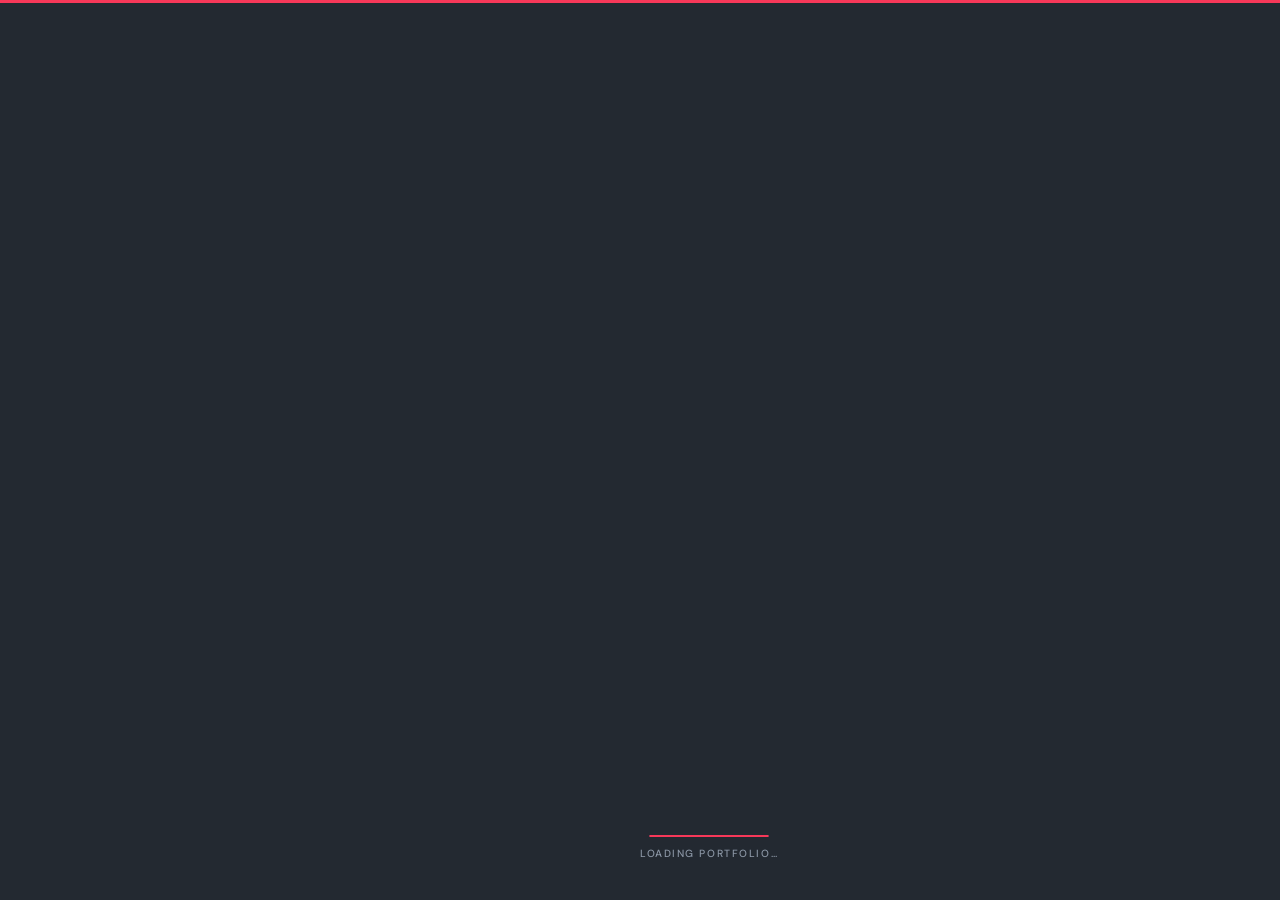
<file: index.html>
<!DOCTYPE html>
<html lang="en">
<head>
  <meta charset="UTF-8" />
  <meta name="viewport" content="width=device-width, initial-scale=1.0" />
  <title>Alfonse Otieno</title>
  <meta name="description" content="Alfonse Otieno — Thinker. Builder. Writer. A lifetime portfolio." />
  <link rel="icon" type="image/png" href="https://alfonseotieno.github.io/favicon.png" />
  <link rel="preconnect" href="https://fonts.googleapis.com" />
  <link rel="preconnect" href="https://fonts.gstatic.com" crossorigin />
  <link href="https://fonts.googleapis.com/css2?family=DM+Serif+Display:ital@0;1&family=DM+Sans:wght@300;400;500;600&display=swap" rel="stylesheet" />
  <style>
    *, *::before, *::after { box-sizing: border-box; margin: 0; padding: 0; }
    :root {
      --bg:     #232931;
      --accent: #F73859;
      --gold:   #F1D18A;
      --muted:  #8B96A5;
      --border: #2D3441;
    }
    html, body {
      height: 100%;
      background: var(--bg);
      font-family: 'DM Sans', sans-serif;
      overflow: hidden;
    }
    .top-bar {
      position: fixed; top: 0; left: 0; right: 0; height: 3px;
      background: var(--accent); z-index: 10;
      transform-origin: left;
      animation: topbar 0.9s cubic-bezier(0.16,1,0.3,1) 0.1s both;
    }
    @keyframes topbar { from { transform: scaleX(0); } to { transform: scaleX(1); } }

    .stage {
      min-height: 100vh;
      display: flex; flex-direction: column;
      align-items: center; justify-content: center;
      text-align: center; padding: 2rem;
      animation: fadeOut 0.5s ease 2.4s both;
    }
    .eyebrow {
      display: inline-flex; align-items: center; gap: 0.6rem;
      font-size: 0.7rem; font-weight: 600;
      letter-spacing: 0.2em; text-transform: uppercase;
      color: var(--gold); margin-bottom: 1.5rem;
      opacity: 0; animation: fadeUp 0.6s ease 0.3s both;
    }
    .eyebrow::before, .eyebrow::after {
      content: ''; display: block;
      width: 24px; height: 1px;
      background: var(--gold); opacity: 0.6;
    }
    .headline {
      font-family: 'DM Serif Display', serif;
      font-size: clamp(2.2rem, 7vw, 4.5rem);
      line-height: 1.1; color: #EDEDED;
      margin-bottom: 1.25rem; max-width: 700px;
      opacity: 0; animation: fadeUp 0.7s ease 0.55s both;
    }
    .headline em { font-style: italic; color: var(--accent); }
    .subline {
      font-size: clamp(0.9rem, 2vw, 1.1rem);
      color: var(--muted); max-width: 400px; line-height: 1.75;
      opacity: 0; animation: fadeUp 0.7s ease 0.8s both;
    }
    .loader-wrap {
      position: fixed; bottom: 2.5rem; left: 50%; transform: translateX(-50%);
      display: flex; flex-direction: column; align-items: center; gap: 0.65rem;
      opacity: 0; animation: fadeUp 0.6s ease 1.1s both;
    }
    .loader-track {
      width: 120px; height: 2px;
      background: var(--border); border-radius: 2px; overflow: hidden;
    }
    .loader-fill {
      height: 100%; background: var(--accent); border-radius: 2px;
      animation: load 1.6s cubic-bezier(0.4, 0, 0.2, 1) 1.1s both;
    }
    @keyframes load { from { width: 0%; } to { width: 100%; } }
    .loader-label {
      font-size: 0.65rem; font-weight: 500;
      letter-spacing: 0.15em; text-transform: uppercase;
      color: var(--muted);
    }
    @keyframes fadeUp {
      from { opacity: 0; transform: translateY(16px); }
      to   { opacity: 1; transform: translateY(0); }
    }
    @keyframes fadeOut {
      from { opacity: 1; }
      to   { opacity: 0; pointer-events: none; }
    }
    @media (max-width: 480px) {
      .headline { font-size: clamp(1.9rem, 9vw, 2.6rem); }
      .eyebrow::before, .eyebrow::after { width: 16px; }
    }
  </style>
</head>
<body>

  <div class="top-bar"></div>

  <main class="stage">
    <span class="eyebrow">Alfonse Otieno</span>
    <h1 class="headline">
      A lifetime of<br />
      <em>thinking, building,</em> and writing.
    </h1>
    <p class="subline">
      Thinker &middot; Builder &middot; Writer
    </p>
  </main>

  <div class="loader-wrap">
    <div class="loader-track">
      <div class="loader-fill"></div>
    </div>
    <span class="loader-label">Loading portfolio&hellip;</span>
  </div>

  <script>
    setTimeout(function () {
      window.location.replace("html/index.html");
    }, 2900);
  </script>

</body>
</html>
</file>
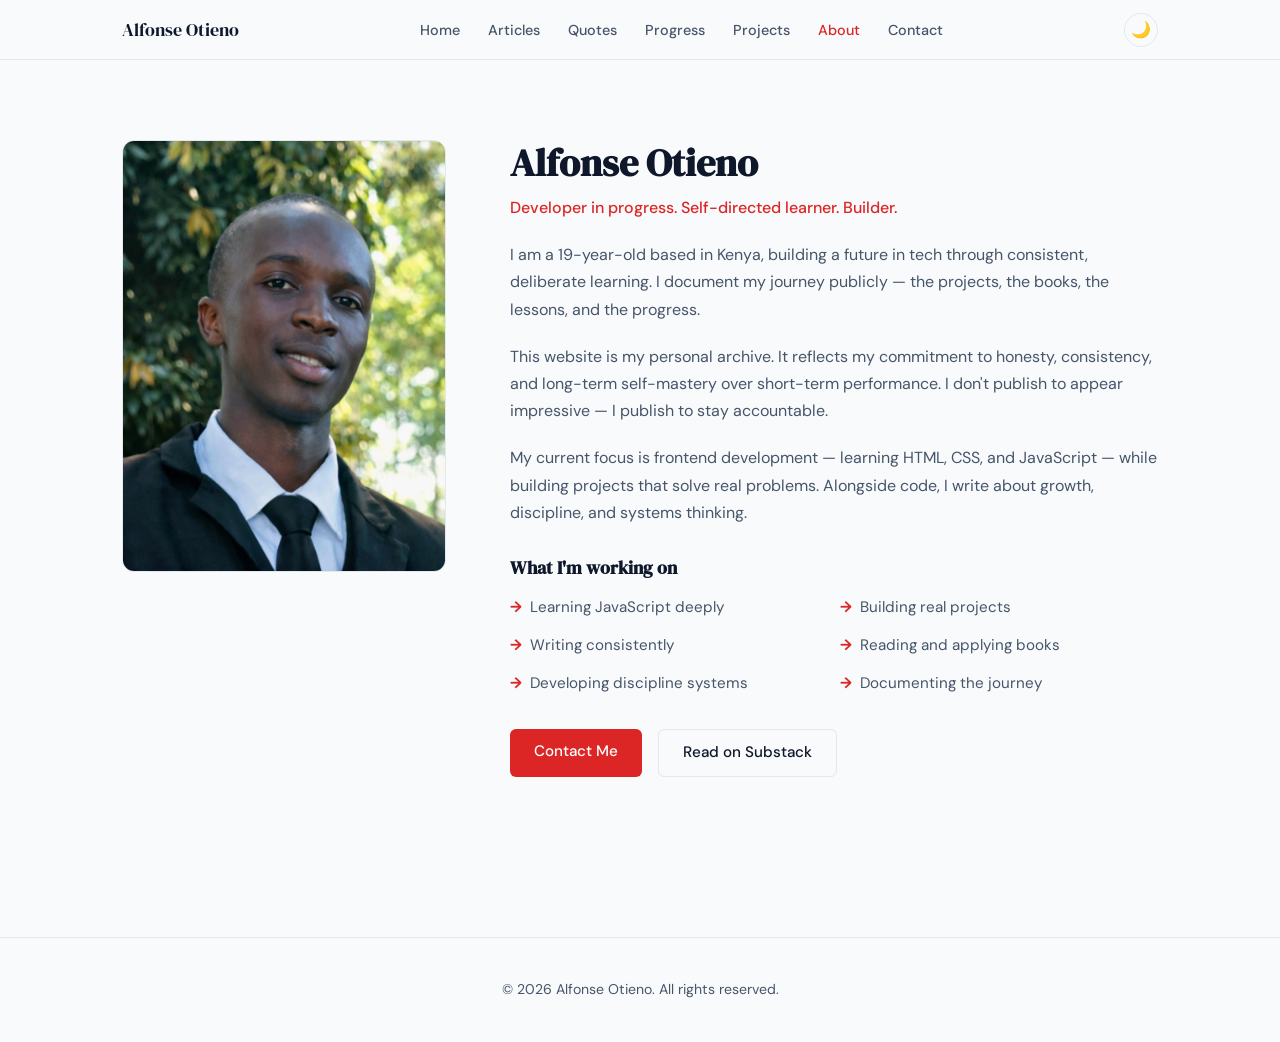
<file: about.html>
<!DOCTYPE html>
<html lang="en">
<head>
<meta charset="UTF-8" />
<meta name="viewport" content="width=device-width, initial-scale=1.0"/>
<title>About — Alfonse Otieno</title>
<link rel="preconnect" href="https://fonts.googleapis.com">
<link rel="preconnect" href="https://fonts.gstatic.com" crossorigin>
<link href="https://fonts.googleapis.com/css2?family=DM+Serif+Display:ital@0;1&family=DM+Sans:wght@300;400;500;600&display=swap" rel="stylesheet">
<link rel="stylesheet" href="style.css">
</head>
<body>

<!-- NAV -->
<nav>
  <div class="nav-inner">
    <a class="nav-logo" href="index.html">Alfonse Otieno</a>
    <ul class="nav-links">
      <li><a href="index.html">Home</a></li>
      <li><a href="articles.html">Articles</a></li>
      <li><a href="quotes.html">Quotes</a></li>
      <li><a href="progress.html">Progress</a></li>
      <li><a href="projects.html">Projects</a></li>
      <li><a href="about.html">About</a></li>
      <li><a href="contact.html">Contact</a></li>
    </ul>
    <div style="display:flex;align-items:center;gap:0.75rem;">
      <button class="theme-toggle" title="Toggle theme" aria-label="Toggle theme">
        <span id="theme-icon">🌙</span>
      </button>
      <button class="hamburger" aria-label="Menu">
        <span></span><span></span><span></span>
      </button>
    </div>
  </div>
</nav>
<div class="mobile-menu" id="mobile-menu">
  <a href="index.html">Home</a>
  <a href="articles.html">Articles</a>
  <a href="quotes.html">Quotes</a>
  <a href="progress.html">Progress</a>
  <a href="projects.html">Projects</a>
  <a href="about.html">About</a>
  <a href="contact.html">Contact</a>
</div>

<div class="container">
  <div class="section">
    <div class="about-grid">

      <div class="about-img-wrap">
        <img src="alfonse.png" alt="Alfonse Otieno" class="about-img" />
      </div>

      <div class="about-content">
        <h1>Alfonse Otieno</h1>
        <p class="about-tagline">Developer in progress. Self-directed learner. Builder.</p>
        <p>I am a 19-year-old based in Kenya, building a future in tech through consistent, deliberate learning. I document my journey publicly — the projects, the books, the lessons, and the progress.</p>
        <p>This website is my personal archive. It reflects my commitment to honesty, consistency, and long-term self-mastery over short-term performance. I don't publish to appear impressive — I publish to stay accountable.</p>
        <p>My current focus is frontend development — learning HTML, CSS, and JavaScript — while building projects that solve real problems. Alongside code, I write about growth, discipline, and systems thinking.</p>

        <div class="about-values">
          <h3>What I'm working on</h3>
          <ul class="values-list">
            <li>Learning JavaScript deeply</li>
            <li>Building real projects</li>
            <li>Writing consistently</li>
            <li>Reading and applying books</li>
            <li>Developing discipline systems</li>
            <li>Documenting the journey</li>
          </ul>
        </div>

        <div style="display:flex;gap:1rem;flex-wrap:wrap;margin-top:1.5rem;">
          <a href="contact.html" class="btn btn-primary">Contact Me</a>
          <a href="https://alfonseotieno.substack.com" target="_blank" rel="noopener" class="btn btn-secondary">Read on Substack</a>
        </div>
      </div>

    </div>
  </div>
</div>

<footer>
  <div class="container">
    <p>© 2026 Alfonse Otieno. All rights reserved.</p>
  </div>
</footer>

<script src="main.js"></script>
</body>
</html>
</file>
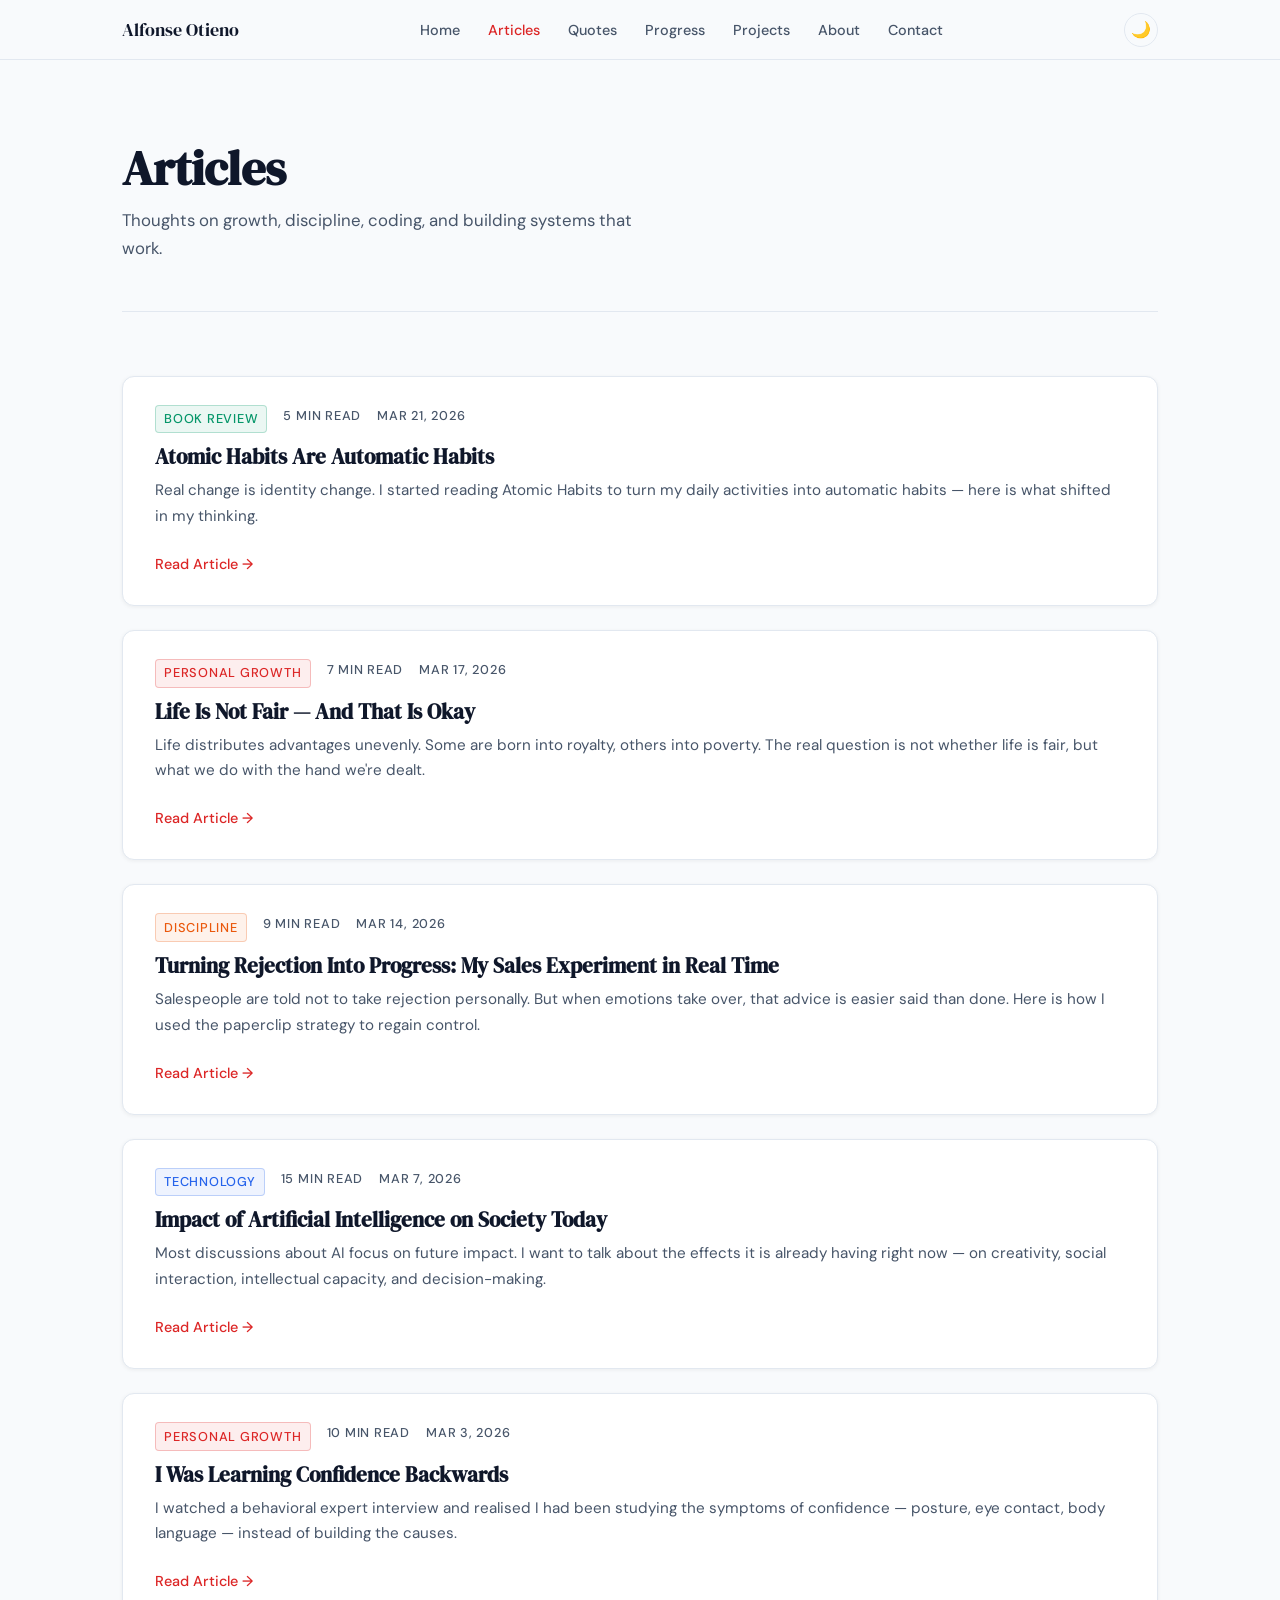
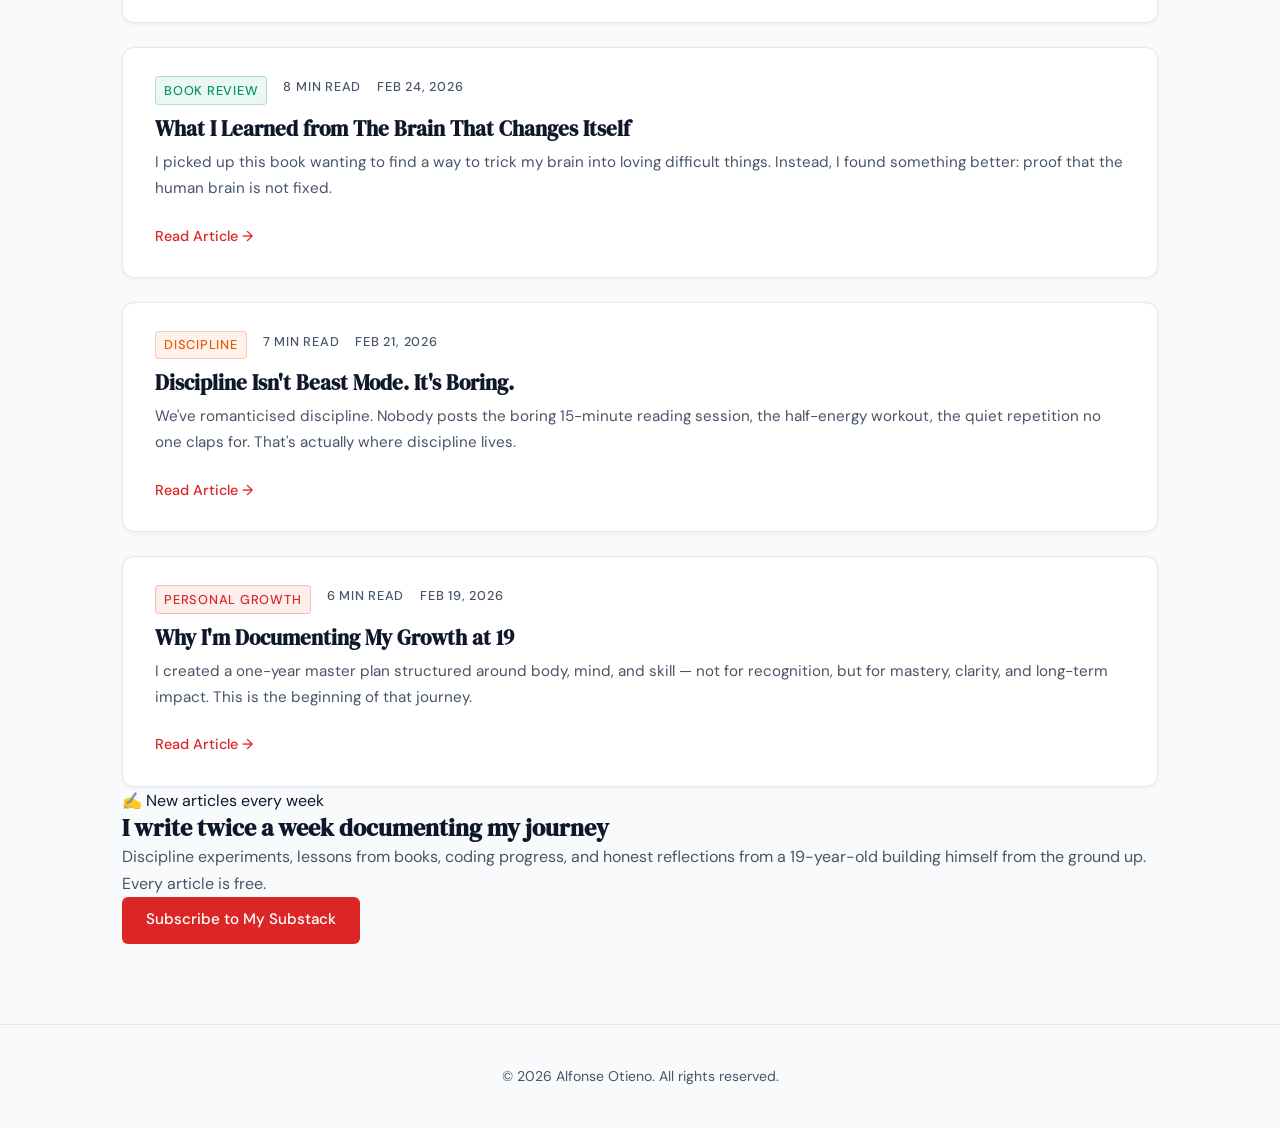
<file: articles.html>
<!DOCTYPE html>
<html lang="en">
<head>
<meta charset="UTF-8" />
<meta name="viewport" content="width=device-width, initial-scale=1.0"/>
<meta name="description" content="Articles by Alfonse Otieno on growth, discipline, coding, and building systems that work.">
<title>Articles — Alfonse Otieno</title>
<link rel="preconnect" href="https://fonts.googleapis.com">
<link rel="preconnect" href="https://fonts.gstatic.com" crossorigin>
<link href="https://fonts.googleapis.com/css2?family=DM+Serif+Display:ital@0;1&family=DM+Sans:wght@300;400;500;600&display=swap" rel="stylesheet">
<link rel="stylesheet" href="style.css">
</head>
<body>

<!-- NAV -->
<nav>
  <div class="nav-inner">
    <a class="nav-logo" href="index.html">Alfonse Otieno</a>
    <ul class="nav-links">
      <li><a href="index.html">Home</a></li>
      <li><a href="articles.html">Articles</a></li>
      <li><a href="quotes.html">Quotes</a></li>
      <li><a href="progress.html">Progress</a></li>
      <li><a href="projects.html">Projects</a></li>
      <li><a href="about.html">About</a></li>
      <li><a href="contact.html">Contact</a></li>
    </ul>
    <div style="display:flex;align-items:center;gap:0.75rem;">
      <button class="theme-toggle" title="Toggle theme" aria-label="Toggle theme">
        <span id="theme-icon">🌙</span>
      </button>
      <button class="hamburger" aria-label="Menu">
        <span></span><span></span><span></span>
      </button>
    </div>
  </div>
</nav>
<div class="mobile-menu" id="mobile-menu">
  <a href="index.html">Home</a>
  <a href="articles.html">Articles</a>
  <a href="quotes.html">Quotes</a>
  <a href="progress.html">Progress</a>
  <a href="projects.html">Projects</a>
  <a href="about.html">About</a>
  <a href="contact.html">Contact</a>
</div>

<!-- SINGLE ARTICLE VIEW — sits at top, hidden by default -->
<div id="article-single" class="hidden"></div>

<!-- ARTICLE LIST VIEW -->
<div id="article-list">
  <div class="container">
    <div class="page-header">
      <h1>Articles</h1>
      <p>Thoughts on growth, discipline, coding, and building systems that work.</p>
    </div>
    <div class="articles-grid" id="articles-grid">
      <!-- Rendered by articles.js -->
    </div>

    <!-- BOTTOM CTA — shown after all articles -->
    <div class="articles-subscribe-cta">
      <div class="articles-subscribe-inner">
        <span class="articles-subscribe-label">✍️ New articles every week</span>
        <h2>I write twice a week documenting my journey</h2>
        <p>Discipline experiments, lessons from books, coding progress, and honest reflections from a 19-year-old building himself from the ground up. Every article is free.</p>
        <a href="https://alfonseotieno.substack.com/subscribe" target="_blank" rel="noopener" class="btn btn-primary">
          Subscribe to My Substack
        </a>
      </div>
    </div>
  </div>
</div>

<footer>
  <div class="container">
    <p>© 2026 Alfonse Otieno. All rights reserved.</p>
  </div>
</footer>

<script src="main.js"></script>
<script src="articles.js"></script>
</body>
</html>
</file>
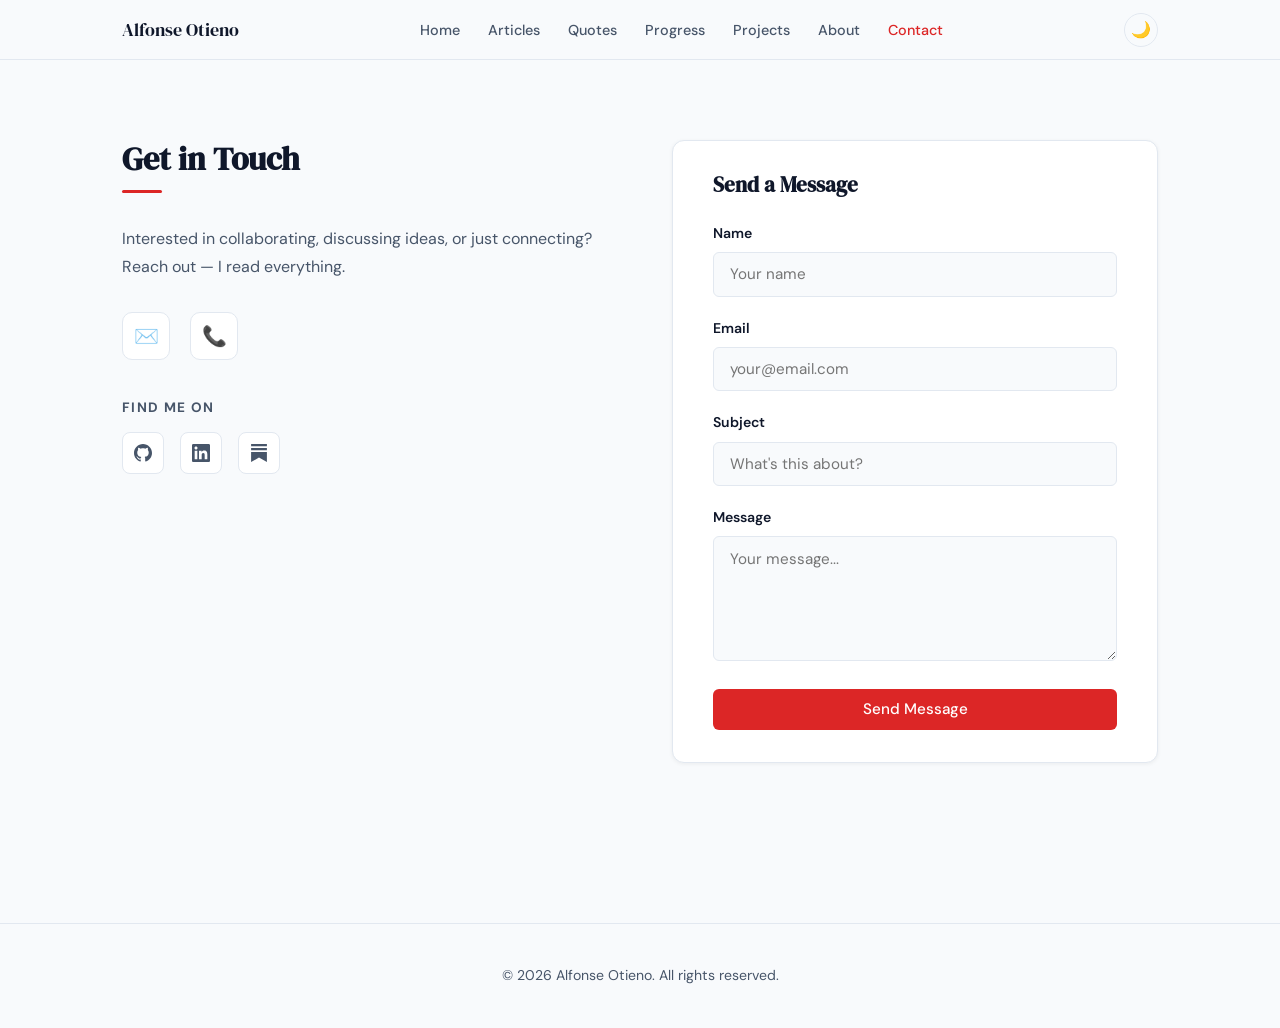
<file: contact.html>
<!DOCTYPE html>
<html lang="en">
<head>
<meta charset="UTF-8" />
<meta name="viewport" content="width=device-width, initial-scale=1.0"/>
<title>Contact — Alfonse Otieno</title>
<link rel="preconnect" href="https://fonts.googleapis.com">
<link rel="preconnect" href="https://fonts.gstatic.com" crossorigin>
<link href="https://fonts.googleapis.com/css2?family=DM+Serif+Display:ital@0;1&family=DM+Sans:wght@300;400;500;600&display=swap" rel="stylesheet">
<link rel="stylesheet" href="style.css">
</head>
<body>

<!-- NAV -->
<nav>
  <div class="nav-inner">
    <a class="nav-logo" href="index.html">Alfonse Otieno</a>
    <ul class="nav-links">
      <li><a href="index.html">Home</a></li>
      <li><a href="articles.html">Articles</a></li>
      <li><a href="quotes.html">Quotes</a></li>
      <li><a href="progress.html">Progress</a></li>
      <li><a href="projects.html">Projects</a></li>
      <li><a href="about.html">About</a></li>
      <li><a href="contact.html">Contact</a></li>
    </ul>
    <div style="display:flex;align-items:center;gap:0.75rem;">
      <button class="theme-toggle" title="Toggle theme" aria-label="Toggle theme">
        <span id="theme-icon">🌙</span>
      </button>
      <button class="hamburger" aria-label="Menu">
        <span></span><span></span><span></span>
      </button>
    </div>
  </div>
</nav>
<div class="mobile-menu" id="mobile-menu">
  <a href="index.html">Home</a>
  <a href="articles.html">Articles</a>
  <a href="quotes.html">Quotes</a>
  <a href="progress.html">Progress</a>
  <a href="projects.html">Projects</a>
  <a href="about.html">About</a>
  <a href="contact.html">Contact</a>
</div>

<div class="container">
  <div class="section">
    <div class="contact-grid">

      <!-- Left: Info -->
      <div class="contact-info">
        <h2>Get in Touch</h2>
        <div class="divider"></div>
        <p>Interested in collaborating, discussing ideas, or just connecting? Reach out — I read everything.</p>

        <div class="contact-icons">
          <a href="mailto:alfonseotieno@gmail.com" class="contact-icon-btn" title="Send email" aria-label="Send email">✉️</a>
          <a href="tel:+254700000000" class="contact-icon-btn" title="Call" aria-label="Call">📞</a>
        </div>

        <div class="social-links">
          <h4>Find me on</h4>
          <div class="social-icons">
            <a href="https://github.com/alfonseotieno" target="_blank" rel="noopener" class="social-icon" title="GitHub" aria-label="GitHub">
              <svg width="18" height="18" fill="currentColor" viewBox="0 0 24 24"><path d="M12 0C5.37 0 0 5.37 0 12c0 5.3 3.438 9.8 8.205 11.387.6.113.82-.258.82-.577 0-.285-.01-1.04-.015-2.04-3.338.724-4.042-1.61-4.042-1.61-.546-1.387-1.333-1.756-1.333-1.756-1.09-.745.083-.73.083-.73 1.205.085 1.838 1.236 1.838 1.236 1.07 1.835 2.809 1.305 3.495.998.108-.776.417-1.305.76-1.605-2.665-.3-5.466-1.332-5.466-5.93 0-1.31.465-2.38 1.235-3.22-.135-.303-.54-1.523.105-3.176 0 0 1.005-.322 3.3 1.23.96-.267 1.98-.399 3-.405 1.02.006 2.04.138 3 .405 2.28-1.552 3.285-1.23 3.285-1.23.645 1.653.24 2.873.12 3.176.765.84 1.23 1.91 1.23 3.22 0 4.61-2.805 5.625-5.475 5.92.42.36.81 1.096.81 2.22 0 1.606-.015 2.896-.015 3.286 0 .315.21.69.825.57C20.565 21.795 24 17.295 24 12c0-6.63-5.37-12-12-12"/></svg>
            </a>
            <a href="https://linkedin.com/in/alfonseotieno" target="_blank" rel="noopener" class="social-icon" title="LinkedIn" aria-label="LinkedIn">
              <svg width="18" height="18" fill="currentColor" viewBox="0 0 24 24"><path d="M20.447 20.452h-3.554v-5.569c0-1.328-.027-3.037-1.852-3.037-1.853 0-2.136 1.445-2.136 2.939v5.667H9.351V9h3.414v1.561h.046c.477-.9 1.637-1.85 3.37-1.85 3.601 0 4.267 2.37 4.267 5.455v6.286zM5.337 7.433c-1.144 0-2.063-.926-2.063-2.065 0-1.138.92-2.063 2.063-2.063 1.14 0 2.064.925 2.064 2.063 0 1.139-.925 2.065-2.064 2.065zm1.782 13.019H3.555V9h3.564v11.452zM22.225 0H1.771C.792 0 0 .774 0 1.729v20.542C0 23.227.792 24 1.771 24h20.451C23.2 24 24 23.227 24 22.271V1.729C24 .774 23.2 0 22.222 0h.003z"/></svg>
            </a>
            <a href="https://alfonseotieno.substack.com" target="_blank" rel="noopener" class="social-icon" title="Substack" aria-label="Substack">
              <svg width="18" height="18" fill="currentColor" viewBox="0 0 24 24"><path d="M22.539 8.242H1.46V5.406h21.08v2.836zM1.46 10.812V24L12 18.11 22.54 24V10.812H1.46zM22.54 0H1.46v2.836h21.08V0z"/></svg>
            </a>
          </div>
        </div>
      </div>

      <!-- Right: Form -->
      <div class="contact-form-wrap">
        <h3 style="font-size:1.3rem;margin-bottom:1.5rem;">Send a Message</h3>
        <div id="contact-form">
          <div class="form-group">
            <label for="c-name">Name</label>
            <input type="text" id="c-name" placeholder="Your name" />
          </div>
          <div class="form-group">
            <label for="c-email">Email</label>
            <input type="email" id="c-email" placeholder="your@email.com" />
          </div>
          <div class="form-group">
            <label for="c-subject">Subject</label>
            <input type="text" id="c-subject" placeholder="What's this about?" />
          </div>
          <div class="form-group">
            <label for="c-msg">Message</label>
            <textarea id="c-msg" rows="5" placeholder="Your message..."></textarea>
          </div>
          <button class="btn btn-primary" id="send-btn" style="width:100%;">Send Message</button>
        </div>
        <div class="form-success" id="form-success">
          ✅ Message sent! I'll get back to you soon.
        </div>
      </div>

    </div>
  </div>
</div>

<footer>
  <div class="container">
    <p>© 2026 Alfonse Otieno. All rights reserved.</p>
  </div>
</footer>

<script src="main.js"></script>
<script src="contact.js"></script>
</body>
</html>
</file>
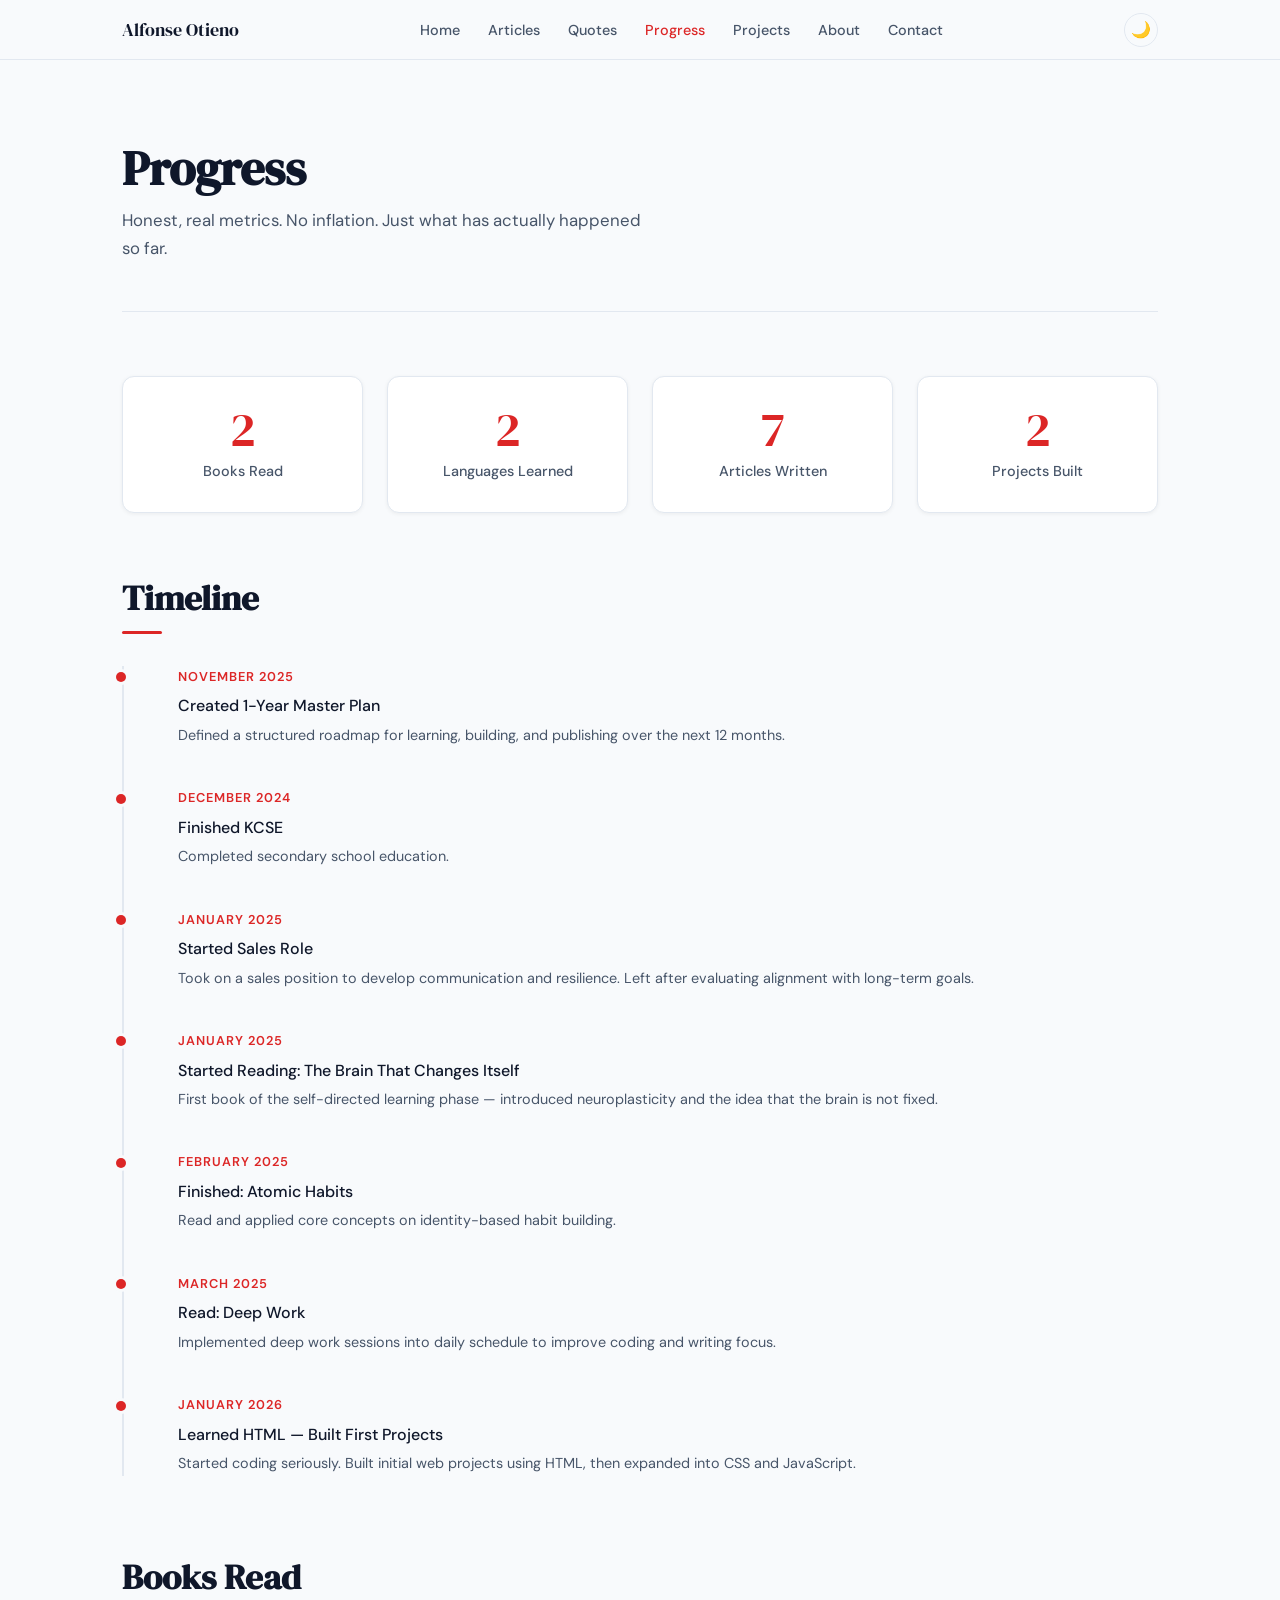
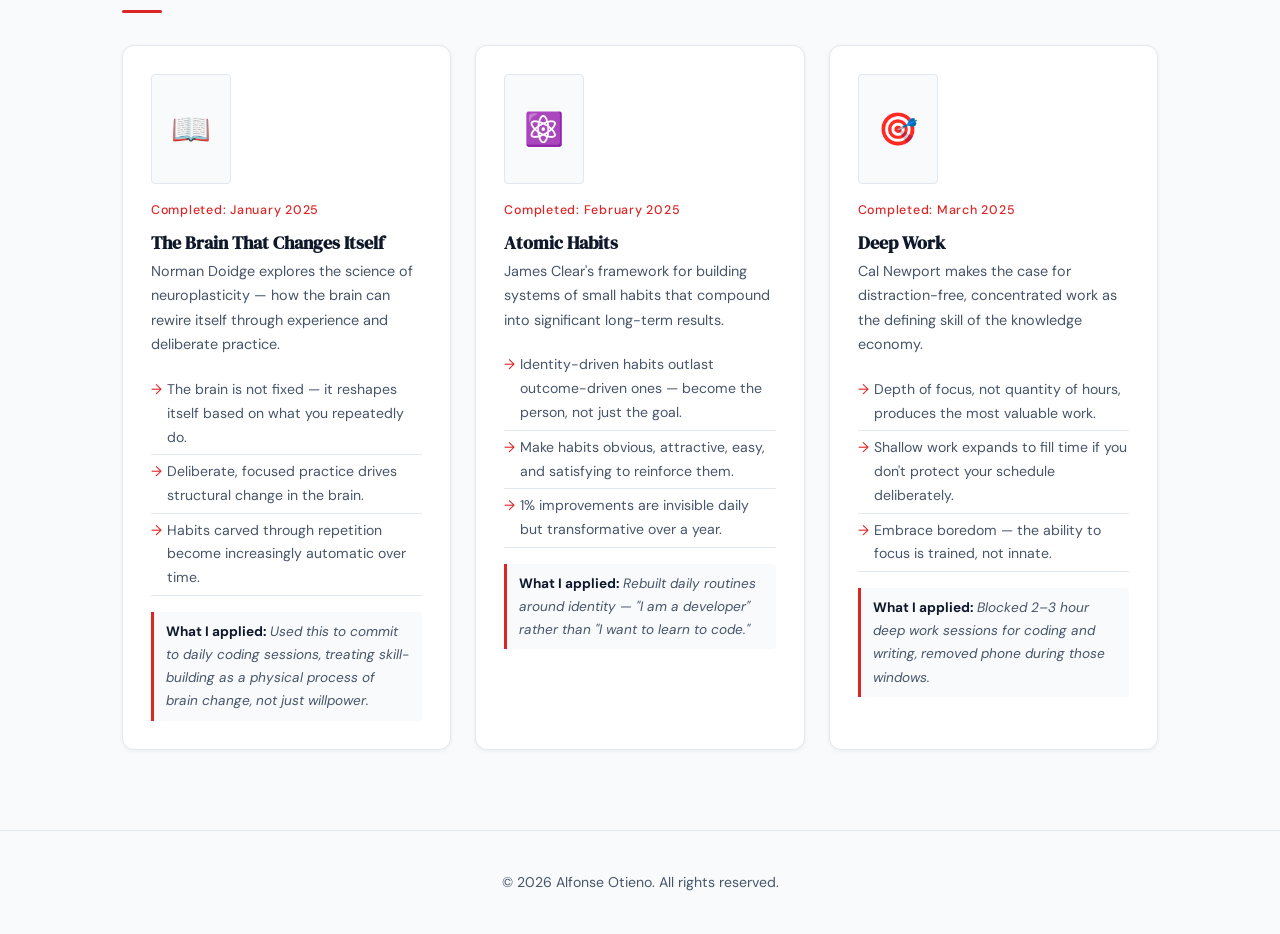
<file: progress.html>
<!DOCTYPE html>
<html lang="en">
<head>
<meta charset="UTF-8" />
<meta name="viewport" content="width=device-width, initial-scale=1.0"/>
<title>Progress — Alfonse Otieno</title>
<link rel="preconnect" href="https://fonts.googleapis.com">
<link rel="preconnect" href="https://fonts.gstatic.com" crossorigin>
<link href="https://fonts.googleapis.com/css2?family=DM+Serif+Display:ital@0;1&family=DM+Sans:wght@300;400;500;600&display=swap" rel="stylesheet">
<link rel="stylesheet" href="style.css">
</head>
<body>

<!-- NAV -->
<nav>
  <div class="nav-inner">
    <a class="nav-logo" href="index.html">Alfonse Otieno</a>
    <ul class="nav-links">
      <li><a href="index.html">Home</a></li>
      <li><a href="articles.html">Articles</a></li>
      <li><a href="quotes.html">Quotes</a></li>
      <li><a href="progress.html">Progress</a></li>
      <li><a href="projects.html">Projects</a></li>
      <li><a href="about.html">About</a></li>
      <li><a href="contact.html">Contact</a></li>
    </ul>
    <div style="display:flex;align-items:center;gap:0.75rem;">
      <button class="theme-toggle" title="Toggle theme" aria-label="Toggle theme">
        <span id="theme-icon">🌙</span>
      </button>
      <button class="hamburger" aria-label="Menu">
        <span></span><span></span><span></span>
      </button>
    </div>
  </div>
</nav>
<div class="mobile-menu" id="mobile-menu">
  <a href="index.html">Home</a>
  <a href="articles.html">Articles</a>
  <a href="quotes.html">Quotes</a>
  <a href="progress.html">Progress</a>
  <a href="projects.html">Projects</a>
  <a href="about.html">About</a>
  <a href="contact.html">Contact</a>
</div>

<div class="container">
  <div class="page-header">
    <h1>Progress</h1>
    <p>Honest, real metrics. No inflation. Just what has actually happened so far.</p>
  </div>

  <!-- STATS -->
  <div class="stats-grid">
    <div class="stat-card">
      <div class="stat-number" data-target="3" id="stat-books">0</div>
      <div class="stat-label">Books Read</div>
    </div>
    <div class="stat-card">
      <div class="stat-number" data-target="3" id="stat-langs">0</div>
      <div class="stat-label">Languages Learned</div>
    </div>
    <div class="stat-card">
      <div class="stat-number" data-target="8" id="stat-articles">0</div>
      <div class="stat-label">Articles Written</div>
    </div>
    <div class="stat-card">
      <div class="stat-number" data-target="3" id="stat-projects">0</div>
      <div class="stat-label">Projects Built</div>
    </div>
  </div>

  <!-- TIMELINE -->
  <h2 class="section-title" style="margin-bottom:0.5rem;">Timeline</h2>
  <div class="divider"></div>
  <div class="timeline" style="margin-bottom:5rem;">

    <div class="timeline-item">
      <div class="timeline-date">November 2025</div>
      <div class="timeline-event">Created 1-Year Master Plan</div>
      <div class="timeline-desc">Defined a structured roadmap for learning, building, and publishing over the next 12 months.</div>
    </div>

    <div class="timeline-item">
      <div class="timeline-date">December 2024</div>
      <div class="timeline-event">Finished KCSE</div>
      <div class="timeline-desc">Completed secondary school education.</div>
    </div>

    <div class="timeline-item">
      <div class="timeline-date">January 2025</div>
      <div class="timeline-event">Started Sales Role</div>
      <div class="timeline-desc">Took on a sales position to develop communication and resilience. Left after evaluating alignment with long-term goals.</div>
    </div>

    <div class="timeline-item">
      <div class="timeline-date">January 2025</div>
      <div class="timeline-event">Started Reading: The Brain That Changes Itself</div>
      <div class="timeline-desc">First book of the self-directed learning phase — introduced neuroplasticity and the idea that the brain is not fixed.</div>
    </div>

    <div class="timeline-item">
      <div class="timeline-date">February 2025</div>
      <div class="timeline-event">Finished: Atomic Habits</div>
      <div class="timeline-desc">Read and applied core concepts on identity-based habit building.</div>
    </div>

    <div class="timeline-item">
      <div class="timeline-date">March 2025</div>
      <div class="timeline-event">Read: Deep Work</div>
      <div class="timeline-desc">Implemented deep work sessions into daily schedule to improve coding and writing focus.</div>
    </div>

    <div class="timeline-item">
      <div class="timeline-date">January 2026</div>
      <div class="timeline-event">Learned HTML — Built First Projects</div>
      <div class="timeline-desc">Started coding seriously. Built initial web projects using HTML, then expanded into CSS and JavaScript.</div>
    </div>

  </div>

  <!-- BOOKS -->
  <h2 class="section-title" style="margin-bottom:0.5rem;">Books Read</h2>
  <div class="divider"></div>
  <div class="books-grid">

    <div class="book-card">
      <div class="book-cover-placeholder">
        <img
          src="https://covers.openlibrary.org/b/isbn/0143113100-M.jpg"
          alt="The Brain That Changes Itself cover"
          class="book-cover-img"
          onerror="this.parentElement.innerHTML='📖'"
        >
      </div>
      <div class="book-completed">Completed: January 2025</div>
      <h3 class="book-title">The Brain That Changes Itself</h3>
      <p class="book-desc">Norman Doidge explores the science of neuroplasticity — how the brain can rewire itself through experience and deliberate practice.</p>
      <ul class="book-takeaways">
        <li>The brain is not fixed — it reshapes itself based on what you repeatedly do.</li>
        <li>Deliberate, focused practice drives structural change in the brain.</li>
        <li>Habits carved through repetition become increasingly automatic over time.</li>
      </ul>
      <div class="book-applied"><strong>What I applied:</strong> Used this to commit to daily coding sessions, treating skill-building as a physical process of brain change, not just willpower.</div>
    </div>

    <div class="book-card">
      <div class="book-cover-placeholder">
        <img
          src="https://covers.openlibrary.org/b/isbn/9780735211292-M.jpg"
          alt="Atomic Habits cover"
          class="book-cover-img"
          onerror="this.parentElement.innerHTML='⚛️'"
        >
      </div>
      <div class="book-completed">Completed: February 2025</div>
      <h3 class="book-title">Atomic Habits</h3>
      <p class="book-desc">James Clear's framework for building systems of small habits that compound into significant long-term results.</p>
      <ul class="book-takeaways">
        <li>Identity-driven habits outlast outcome-driven ones — become the person, not just the goal.</li>
        <li>Make habits obvious, attractive, easy, and satisfying to reinforce them.</li>
        <li>1% improvements are invisible daily but transformative over a year.</li>
      </ul>
      <div class="book-applied"><strong>What I applied:</strong> Rebuilt daily routines around identity — "I am a developer" rather than "I want to learn to code."</div>
    </div>

    <div class="book-card">
      <div class="book-cover-placeholder">
        <img
          src="https://covers.openlibrary.org/b/isbn/9781455586691-M.jpg"
          alt="Deep Work cover"
          class="book-cover-img"
          onerror="this.parentElement.innerHTML='🎯'"
        >
      </div>
      <div class="book-completed">Completed: March 2025</div>
      <h3 class="book-title">Deep Work</h3>
      <p class="book-desc">Cal Newport makes the case for distraction-free, concentrated work as the defining skill of the knowledge economy.</p>
      <ul class="book-takeaways">
        <li>Depth of focus, not quantity of hours, produces the most valuable work.</li>
        <li>Shallow work expands to fill time if you don't protect your schedule deliberately.</li>
        <li>Embrace boredom — the ability to focus is trained, not innate.</li>
      </ul>
      <div class="book-applied"><strong>What I applied:</strong> Blocked 2–3 hour deep work sessions for coding and writing, removed phone during those windows.</div>
    </div>

  </div>

  <!-- GALLERY — uncomment this entire block when you have images/videos ready

  <h2 class="section-title" style="margin-top:5rem;margin-bottom:0.5rem;">Gallery</h2>
  <div class="divider"></div>
  <p class="section-subtitle">Photos and videos from training, building, and the journey.</p>

  <div class="gallery-grid">

    <div class="gallery-item gallery-video">
      <video controls poster="" class="gallery-video-player">
        <source src="gallery-video-1.mp4" type="video/mp4">
        Your browser does not support video.
      </video>
      <div class="gallery-placeholder gallery-placeholder-video">
        🎥 Replace gallery-video-1.mp4 with your video file
      </div>
    </div>

    <div class="gallery-item gallery-image">
      <img
        src="gallery-image-1.jpg"
        alt="Gallery image"
        class="gallery-img"
        onerror="this.style.display='none';this.nextElementSibling.style.display='flex'"
      >
      <div class="gallery-placeholder gallery-placeholder-img">
        📸 Replace gallery-image-1.jpg with your image file
      </div>
    </div>

    <div class="gallery-item gallery-video">
      <video controls poster="" class="gallery-video-player">
        <source src="gallery-video-2.mp4" type="video/mp4">
        Your browser does not support video.
      </video>
      <div class="gallery-placeholder gallery-placeholder-video">
        🎥 Replace gallery-video-2.mp4 with your video file
      </div>
    </div>

    <div class="gallery-item gallery-image">
      <img
        src="gallery-image-2.jpg"
        alt="Gallery image"
        class="gallery-img"
        onerror="this.style.display='none';this.nextElementSibling.style.display='flex'"
      >
      <div class="gallery-placeholder gallery-placeholder-img">
        📸 Replace gallery-image-2.jpg with your image file
      </div>
    </div>

  </div>
  To add more: copy any gallery-item block above and change the filename

  -->

</div><!-- /container -->

<footer>
  <div class="container">
    <p>© 2026 Alfonse Otieno. All rights reserved.</p>
  </div>
</footer>

<script src="main.js"></script>
<script src="progress.js"></script>
</body>
</html>
</file>
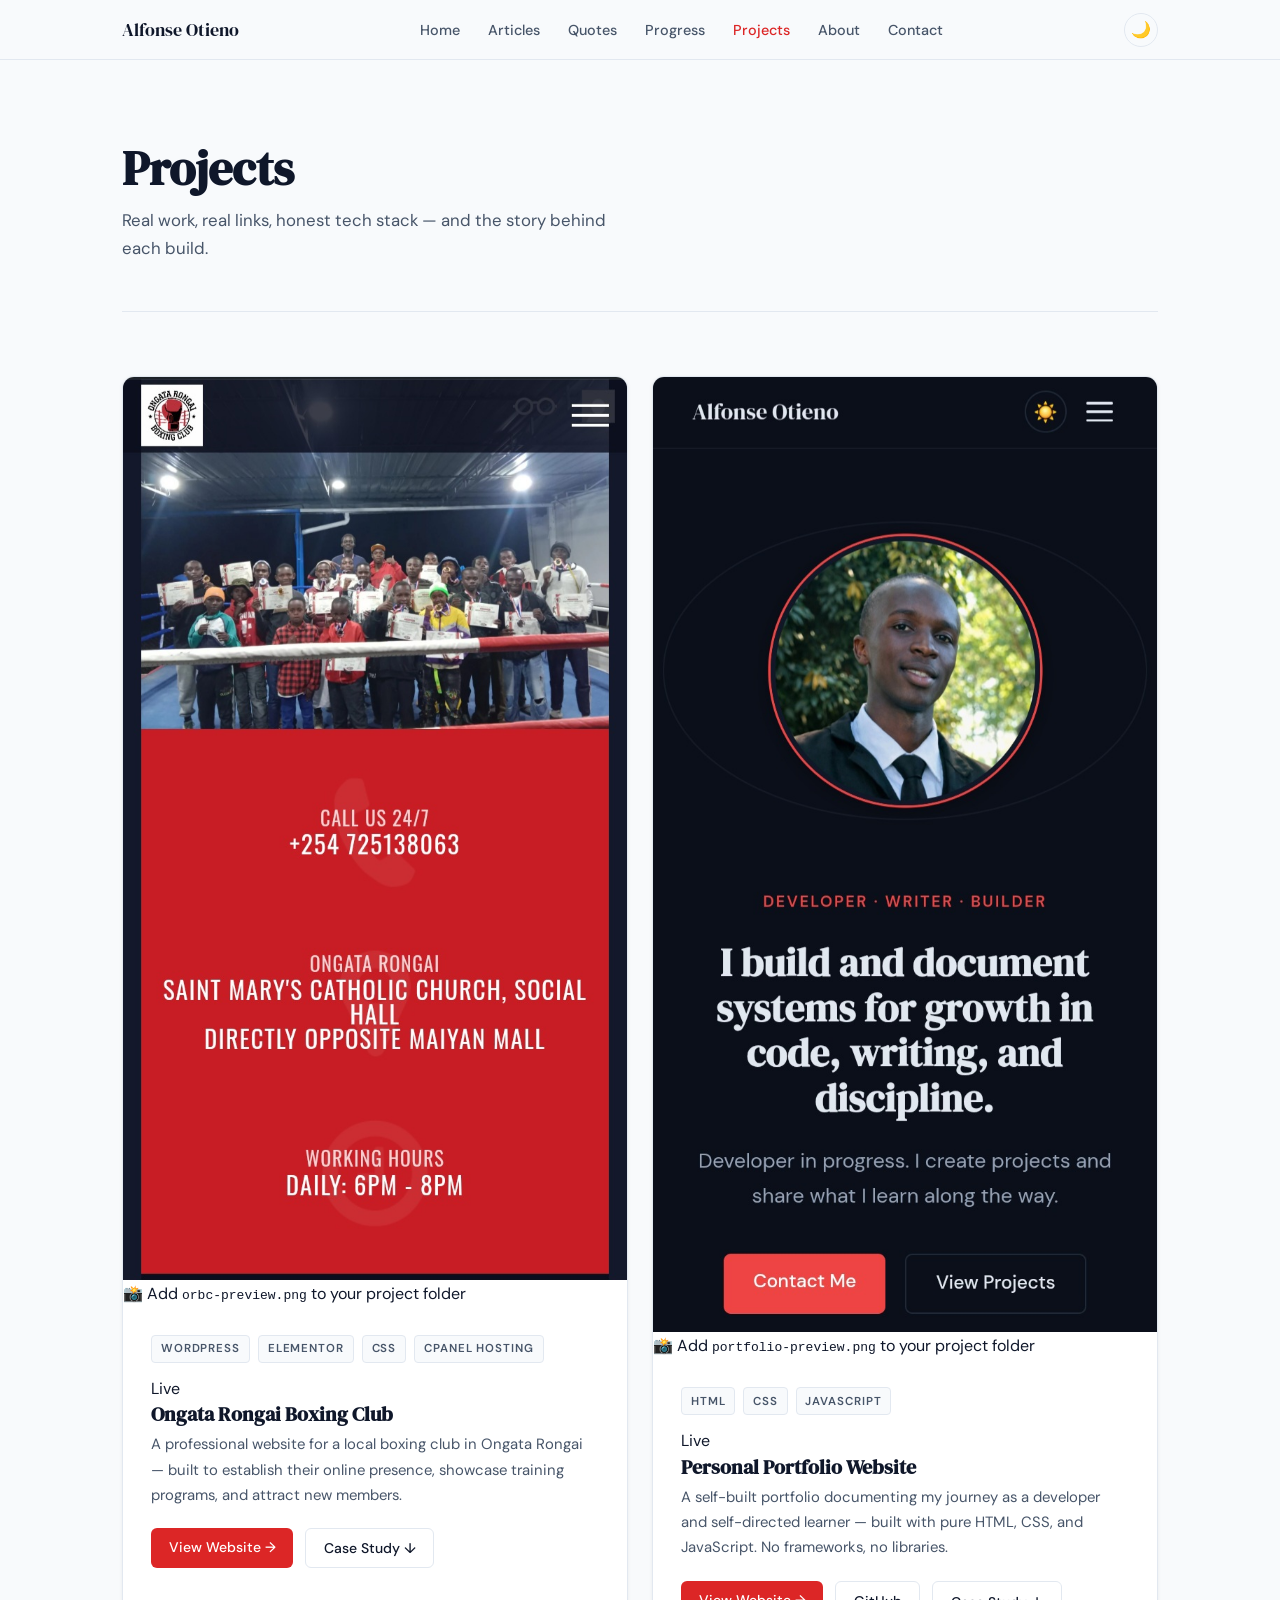
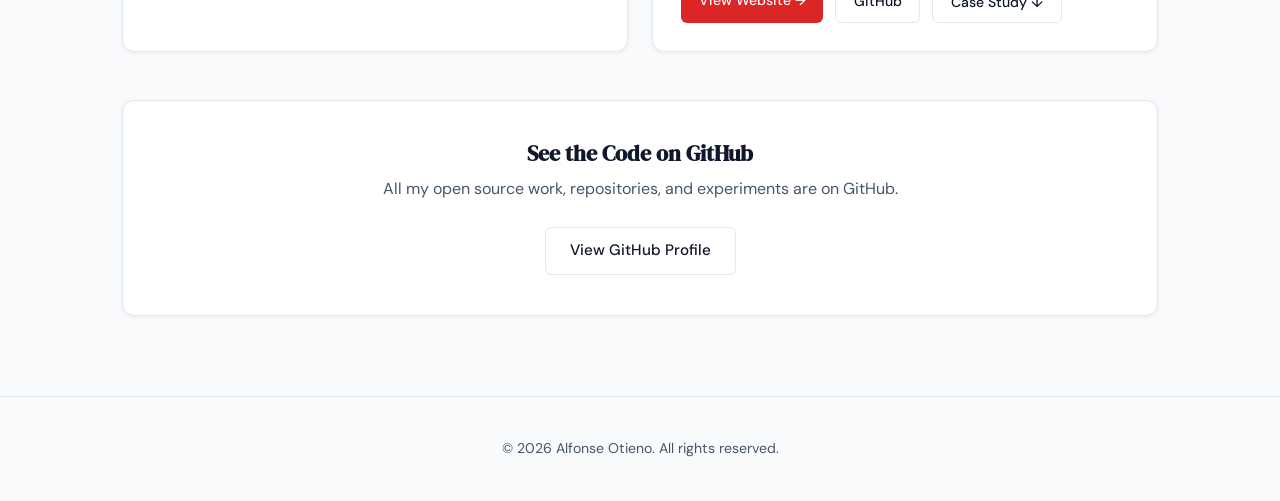
<file: projects.html>
<!DOCTYPE html>
<html lang="en">
<head>
<meta charset="UTF-8" />
<meta name="viewport" content="width=device-width, initial-scale=1.0"/>
<meta name="description" content="Projects by Alfonse Otieno — real work, real links, honest tech stack and case studies.">
<title>Projects — Alfonse Otieno</title>
<link rel="preconnect" href="https://fonts.googleapis.com">
<link rel="preconnect" href="https://fonts.gstatic.com" crossorigin>
<link href="https://fonts.googleapis.com/css2?family=DM+Serif+Display:ital@0;1&family=DM+Sans:wght@300;400;500;600&display=swap" rel="stylesheet">
<link rel="stylesheet" href="style.css">
</head>
<body>

<!-- NAV -->
<nav>
  <div class="nav-inner">
    <a class="nav-logo" href="index.html">Alfonse Otieno</a>
    <ul class="nav-links">
      <li><a href="index.html">Home</a></li>
      <li><a href="articles.html">Articles</a></li>
      <li><a href="quotes.html">Quotes</a></li>
      <li><a href="progress.html">Progress</a></li>
      <li><a href="projects.html">Projects</a></li>
      <li><a href="about.html">About</a></li>
      <li><a href="contact.html">Contact</a></li>
    </ul>
    <div style="display:flex;align-items:center;gap:0.75rem;">
      <button class="theme-toggle" title="Toggle theme" aria-label="Toggle theme">
        <span id="theme-icon">🌙</span>
      </button>
      <button class="hamburger" aria-label="Menu">
        <span></span><span></span><span></span>
      </button>
    </div>
  </div>
</nav>
<div class="mobile-menu" id="mobile-menu">
  <a href="index.html">Home</a>
  <a href="articles.html">Articles</a>
  <a href="quotes.html">Quotes</a>
  <a href="progress.html">Progress</a>
  <a href="projects.html">Projects</a>
  <a href="about.html">About</a>
  <a href="contact.html">Contact</a>
</div>

<div class="container">
  <div class="page-header">
    <h1>Projects</h1>
    <p>Real work, real links, honest tech stack — and the story behind each build.</p>
  </div>

  <!-- Projects rendered by projects.js — to add a project, edit PROJECTS array in projects.js -->
  <div class="projects-grid" id="projects-grid"></div>

  <!-- GitHub CTA -->
  <div class="github-cta">
    <h3>See the Code on GitHub</h3>
    <p>All my open source work, repositories, and experiments are on GitHub.</p>
    <a href="https://github.com/alfonseotieno" target="_blank" rel="noopener" class="btn btn-secondary">View GitHub Profile</a>
  </div>

</div>

<footer>
  <div class="container">
    <p>© 2026 Alfonse Otieno. All rights reserved.</p>
  </div>
</footer>

<script src="main.js"></script>
<script src="projects.js"></script>
</body>
</html>
</file>
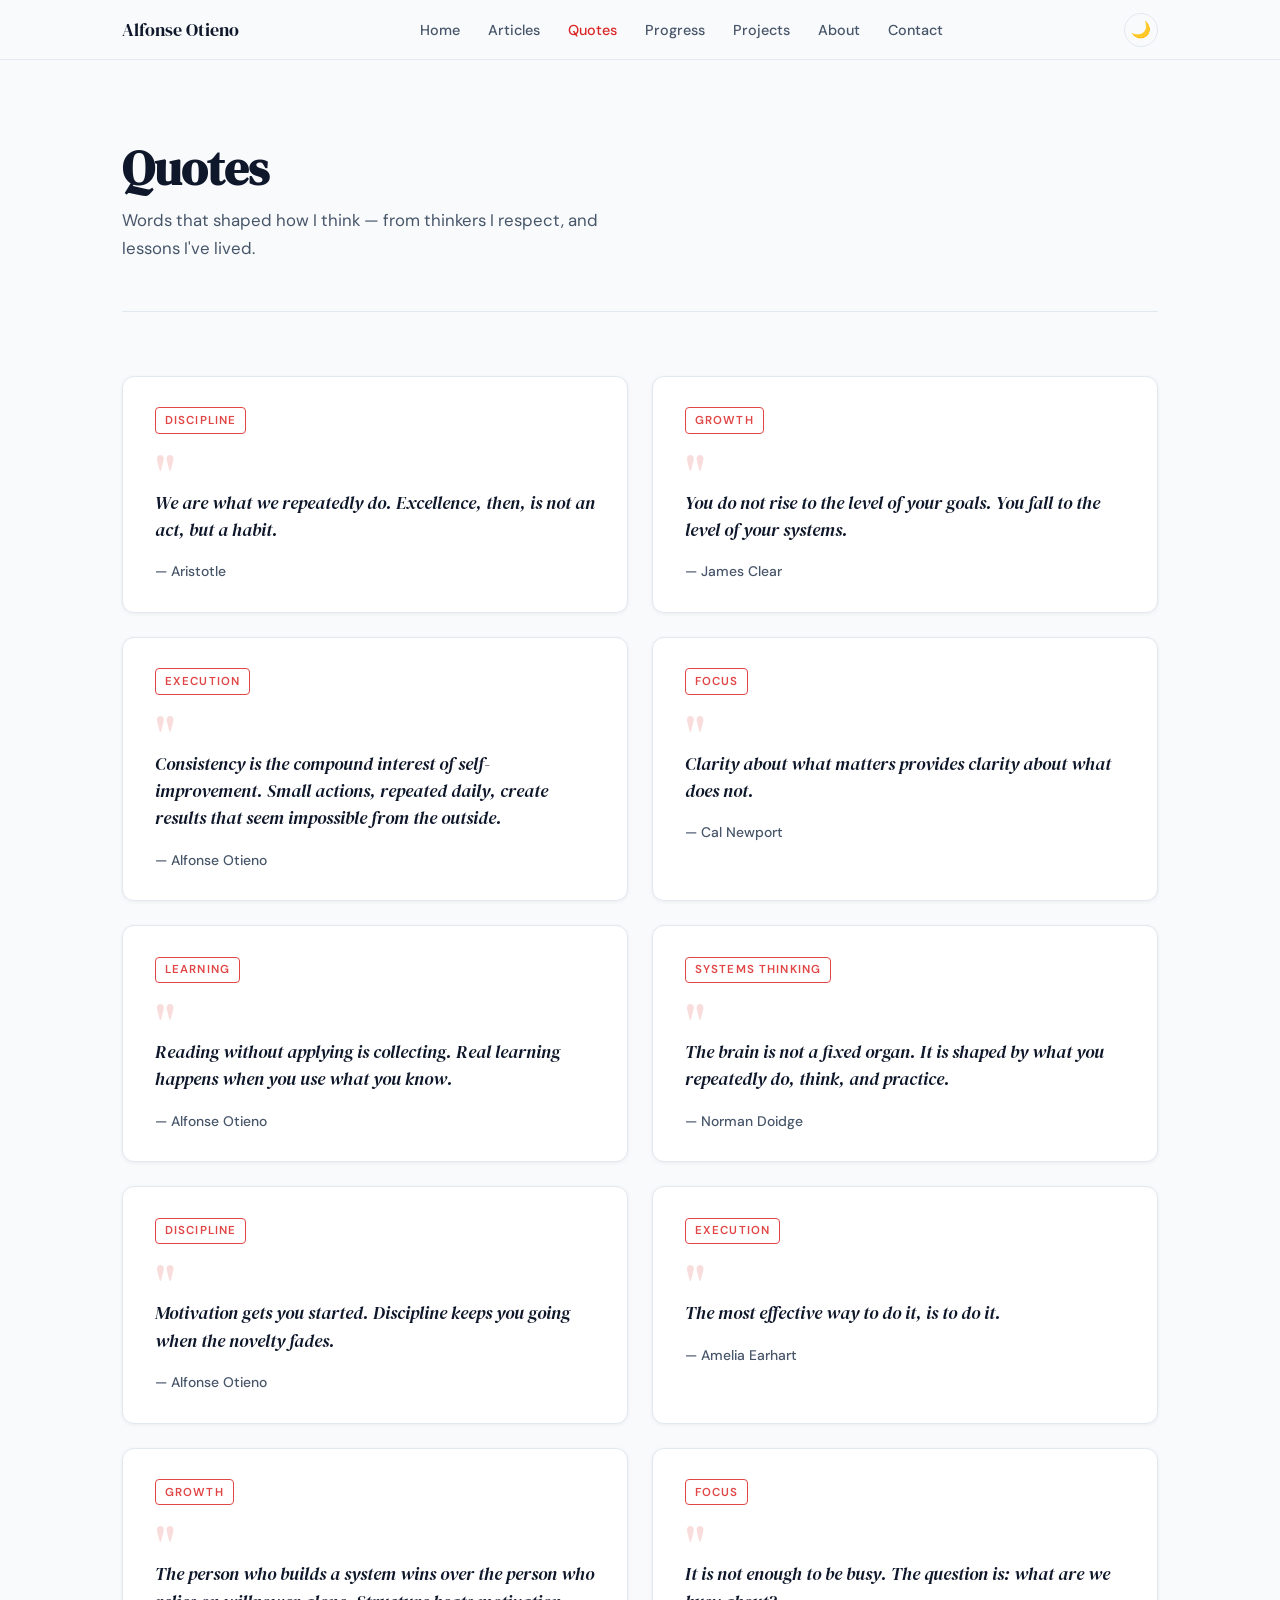
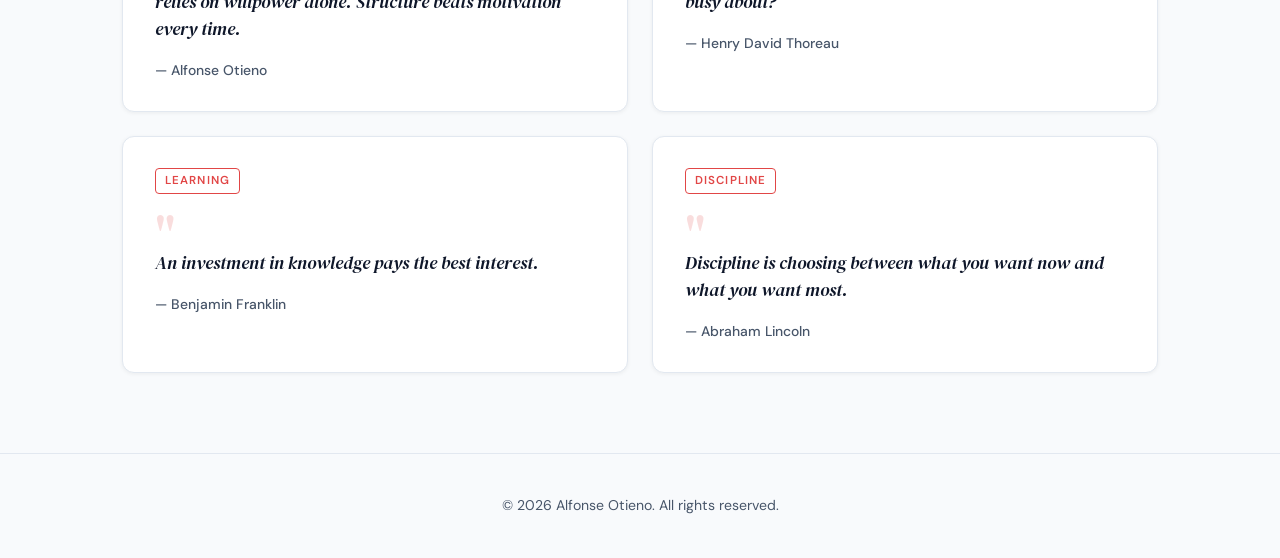
<file: quotes.html>
<!DOCTYPE html>
<html lang="en">
<head>
<meta charset="UTF-8" />
<meta name="viewport" content="width=device-width, initial-scale=1.0"/>
<title>Quotes — Alfonse Otieno</title>
<link rel="preconnect" href="https://fonts.googleapis.com">
<link rel="preconnect" href="https://fonts.gstatic.com" crossorigin>
<link href="https://fonts.googleapis.com/css2?family=DM+Serif+Display:ital@0;1&family=DM+Sans:wght@300;400;500;600&display=swap" rel="stylesheet">
<link rel="stylesheet" href="style.css">
</head>
<body>

<!-- NAV -->
<nav>
  <div class="nav-inner">
    <a class="nav-logo" href="index.html">Alfonse Otieno</a>
    <ul class="nav-links">
      <li><a href="index.html">Home</a></li>
      <li><a href="articles.html">Articles</a></li>
      <li><a href="quotes.html">Quotes</a></li>
      <li><a href="progress.html">Progress</a></li>
      <li><a href="projects.html">Projects</a></li>
      <li><a href="about.html">About</a></li>
      <li><a href="contact.html">Contact</a></li>
    </ul>
    <div style="display:flex;align-items:center;gap:0.75rem;">
      <button class="theme-toggle" title="Toggle theme" aria-label="Toggle theme">
        <span id="theme-icon">🌙</span>
      </button>
      <button class="hamburger" aria-label="Menu">
        <span></span><span></span><span></span>
      </button>
    </div>
  </div>
</nav>
<div class="mobile-menu" id="mobile-menu">
  <a href="index.html">Home</a>
  <a href="articles.html">Articles</a>
  <a href="quotes.html">Quotes</a>
  <a href="progress.html">Progress</a>
  <a href="projects.html">Projects</a>
  <a href="about.html">About</a>
  <a href="contact.html">Contact</a>
</div>

<div class="container">
  <div class="page-header">
    <h1>Quotes</h1>
    <p>Words that shaped how I think — from thinkers I respect, and lessons I've lived.</p>
  </div>

  <div class="quotes-grid">

    <div class="quote-card">
      <span class="quote-tag">Discipline</span>
      <div class="quote-mark">"</div>
      <p class="quote-text">We are what we repeatedly do. Excellence, then, is not an act, but a habit.</p>
      <p class="quote-author">— Aristotle</p>
    </div>

    <div class="quote-card">
      <span class="quote-tag">Growth</span>
      <div class="quote-mark">"</div>
      <p class="quote-text">You do not rise to the level of your goals. You fall to the level of your systems.</p>
      <p class="quote-author">— James Clear</p>
    </div>

    <div class="quote-card">
      <span class="quote-tag">Execution</span>
      <div class="quote-mark">"</div>
      <p class="quote-text">Consistency is the compound interest of self-improvement. Small actions, repeated daily, create results that seem impossible from the outside.</p>
      <p class="quote-author">— Alfonse Otieno</p>
    </div>

    <div class="quote-card">
      <span class="quote-tag">Focus</span>
      <div class="quote-mark">"</div>
      <p class="quote-text">Clarity about what matters provides clarity about what does not.</p>
      <p class="quote-author">— Cal Newport</p>
    </div>

    <div class="quote-card">
      <span class="quote-tag">Learning</span>
      <div class="quote-mark">"</div>
      <p class="quote-text">Reading without applying is collecting. Real learning happens when you use what you know.</p>
      <p class="quote-author">— Alfonse Otieno</p>
    </div>

    <div class="quote-card">
      <span class="quote-tag">Systems Thinking</span>
      <div class="quote-mark">"</div>
      <p class="quote-text">The brain is not a fixed organ. It is shaped by what you repeatedly do, think, and practice.</p>
      <p class="quote-author">— Norman Doidge</p>
    </div>

    <div class="quote-card">
      <span class="quote-tag">Discipline</span>
      <div class="quote-mark">"</div>
      <p class="quote-text">Motivation gets you started. Discipline keeps you going when the novelty fades.</p>
      <p class="quote-author">— Alfonse Otieno</p>
    </div>

    <div class="quote-card">
      <span class="quote-tag">Execution</span>
      <div class="quote-mark">"</div>
      <p class="quote-text">The most effective way to do it, is to do it.</p>
      <p class="quote-author">— Amelia Earhart</p>
    </div>

    <div class="quote-card">
      <span class="quote-tag">Growth</span>
      <div class="quote-mark">"</div>
      <p class="quote-text">The person who builds a system wins over the person who relies on willpower alone. Structure beats motivation every time.</p>
      <p class="quote-author">— Alfonse Otieno</p>
    </div>

    <div class="quote-card">
      <span class="quote-tag">Focus</span>
      <div class="quote-mark">"</div>
      <p class="quote-text">It is not enough to be busy. The question is: what are we busy about?</p>
      <p class="quote-author">— Henry David Thoreau</p>
    </div>

    <div class="quote-card">
      <span class="quote-tag">Learning</span>
      <div class="quote-mark">"</div>
      <p class="quote-text">An investment in knowledge pays the best interest.</p>
      <p class="quote-author">— Benjamin Franklin</p>
    </div>

    <div class="quote-card">
      <span class="quote-tag">Discipline</span>
      <div class="quote-mark">"</div>
      <p class="quote-text">Discipline is choosing between what you want now and what you want most.</p>
      <p class="quote-author">— Abraham Lincoln</p>
    </div>

  </div>
</div>

<footer>
  <div class="container">
    <p>© 2026 Alfonse Otieno. All rights reserved.</p>
  </div>
</footer>

<script src="main.js"></script>
</body>
</html>
</file>
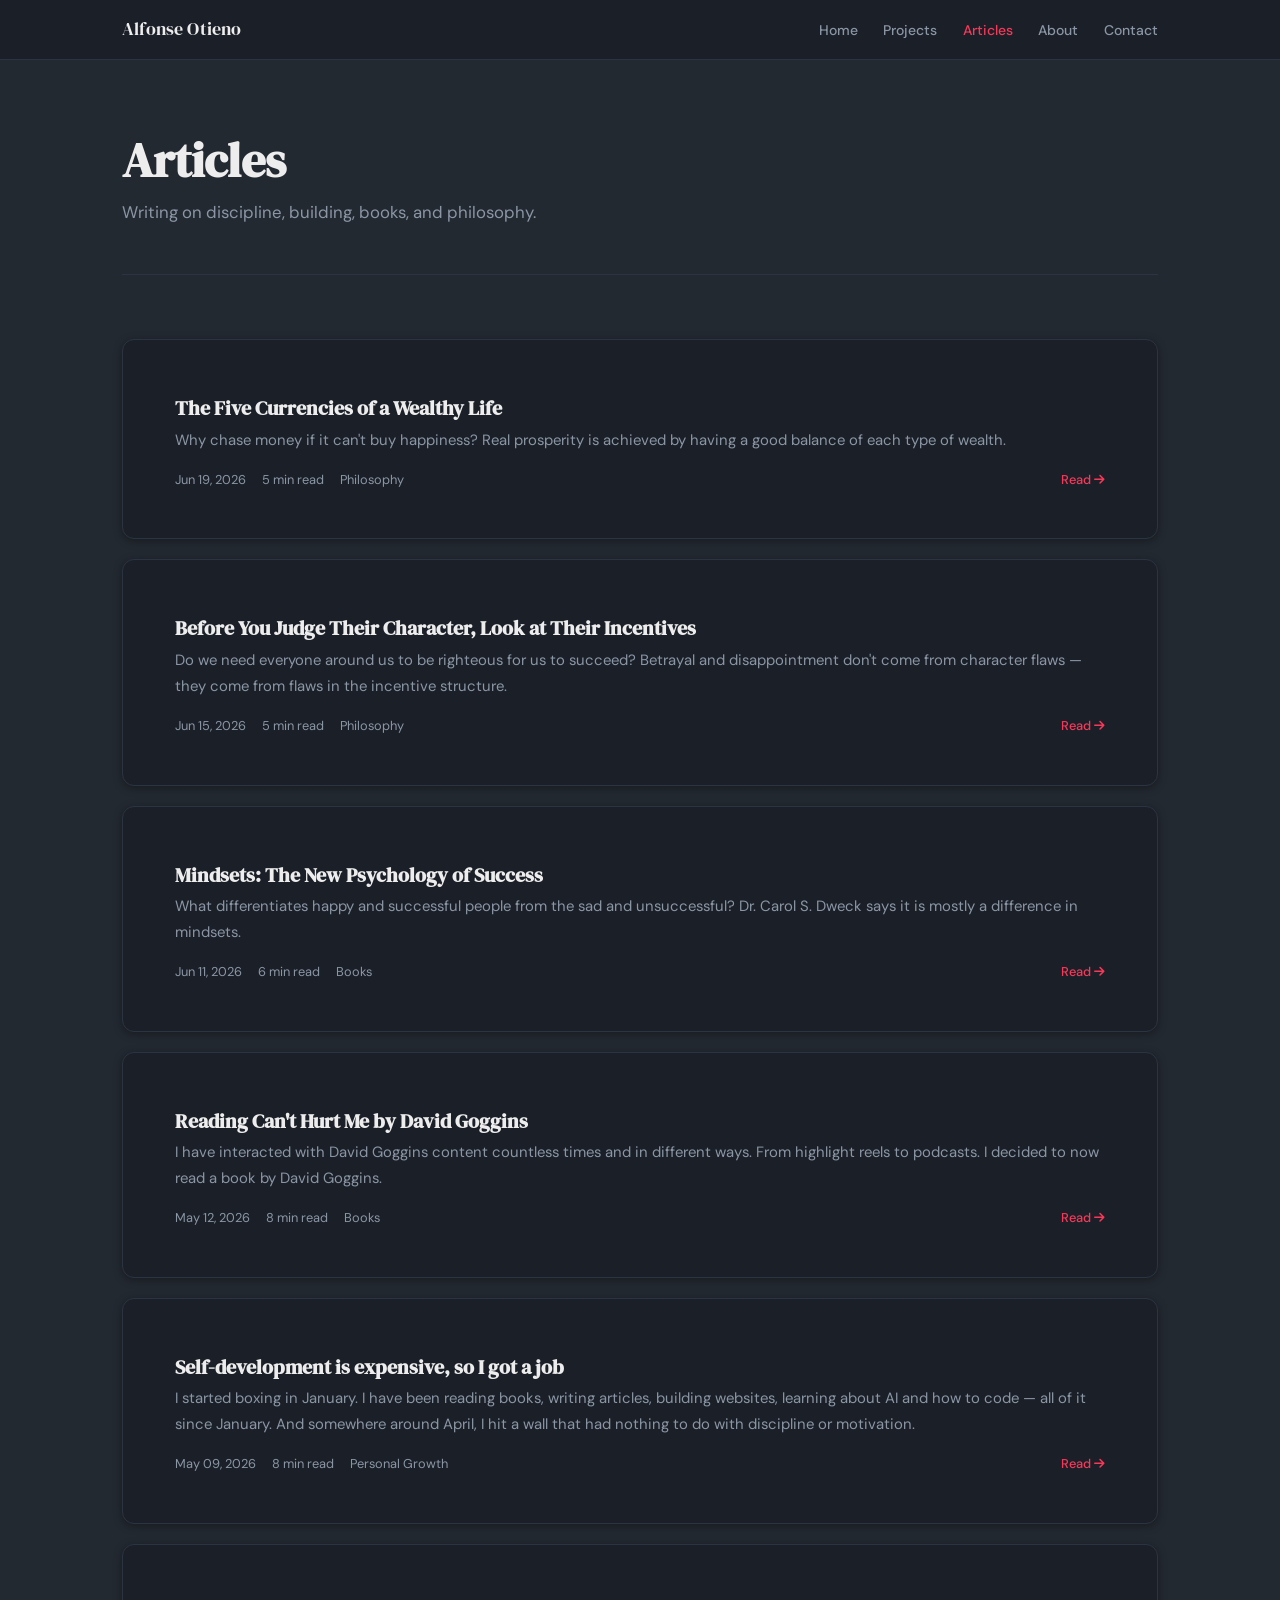
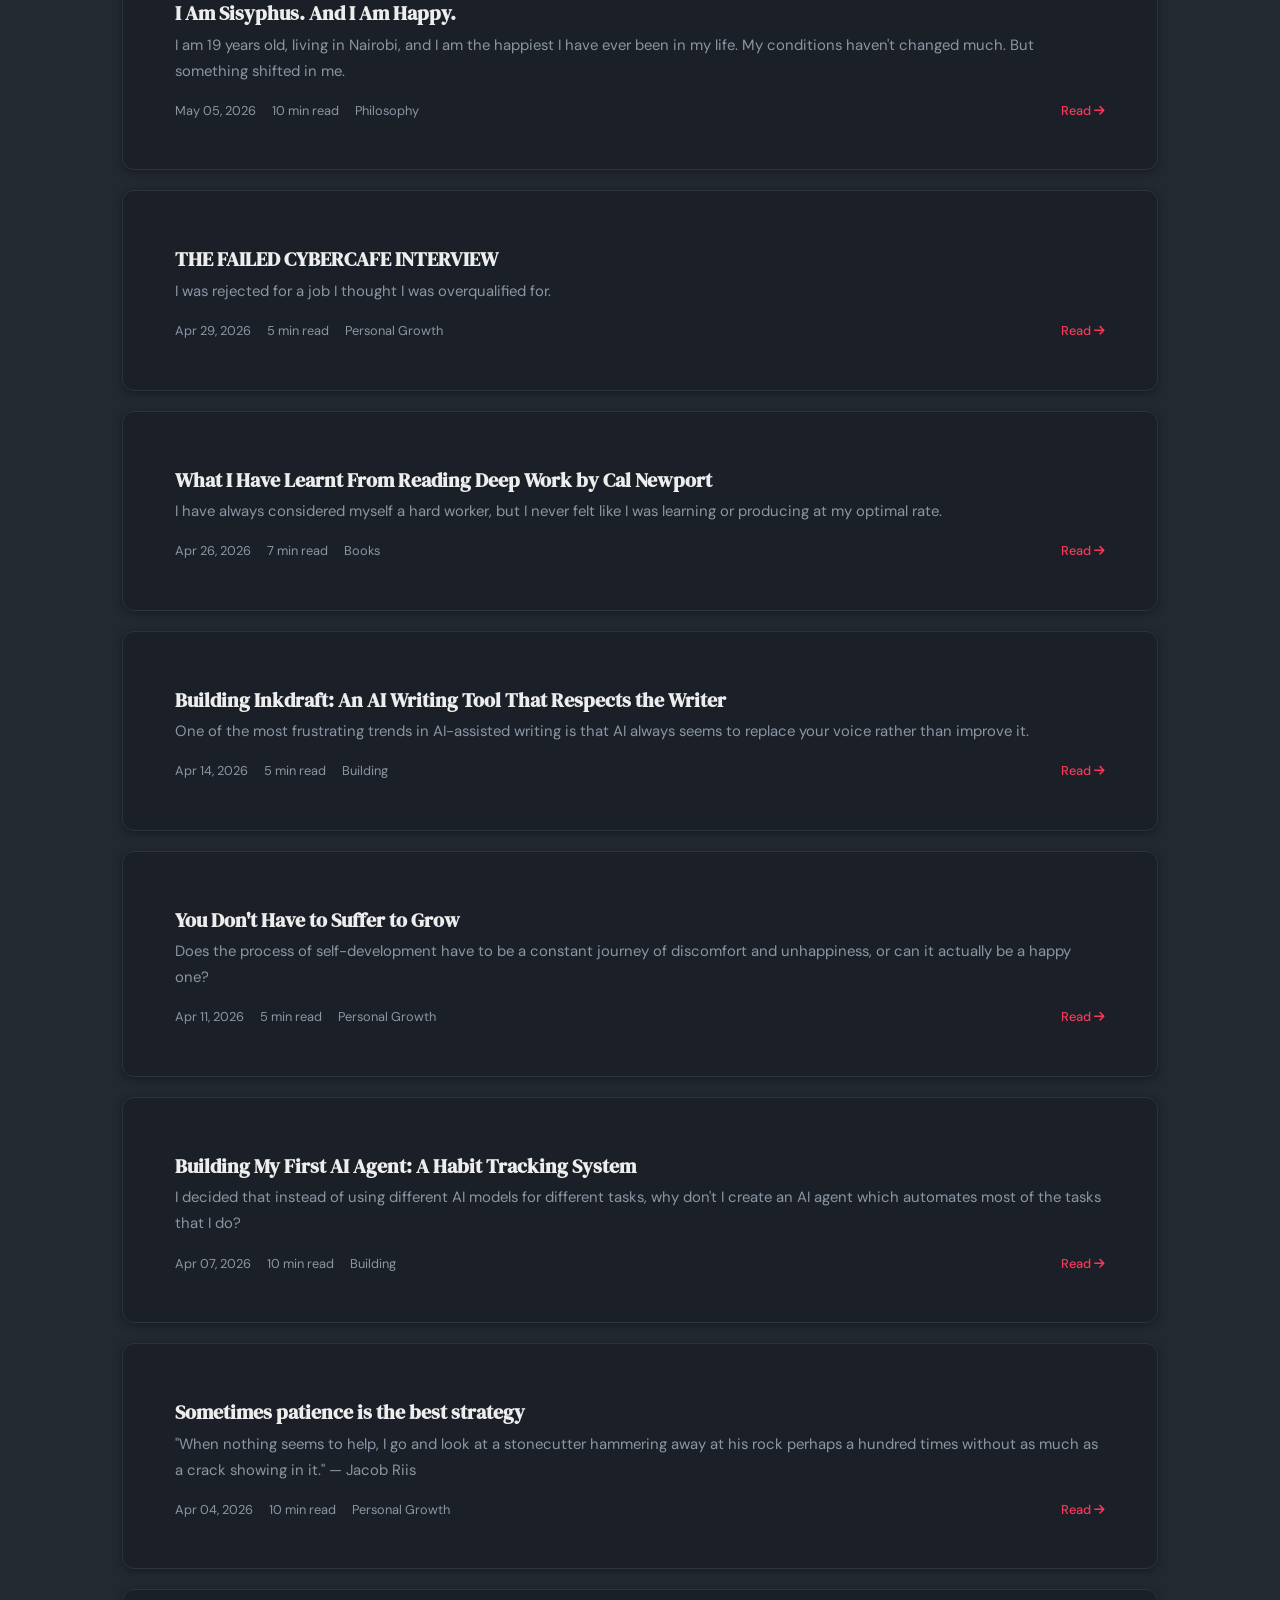
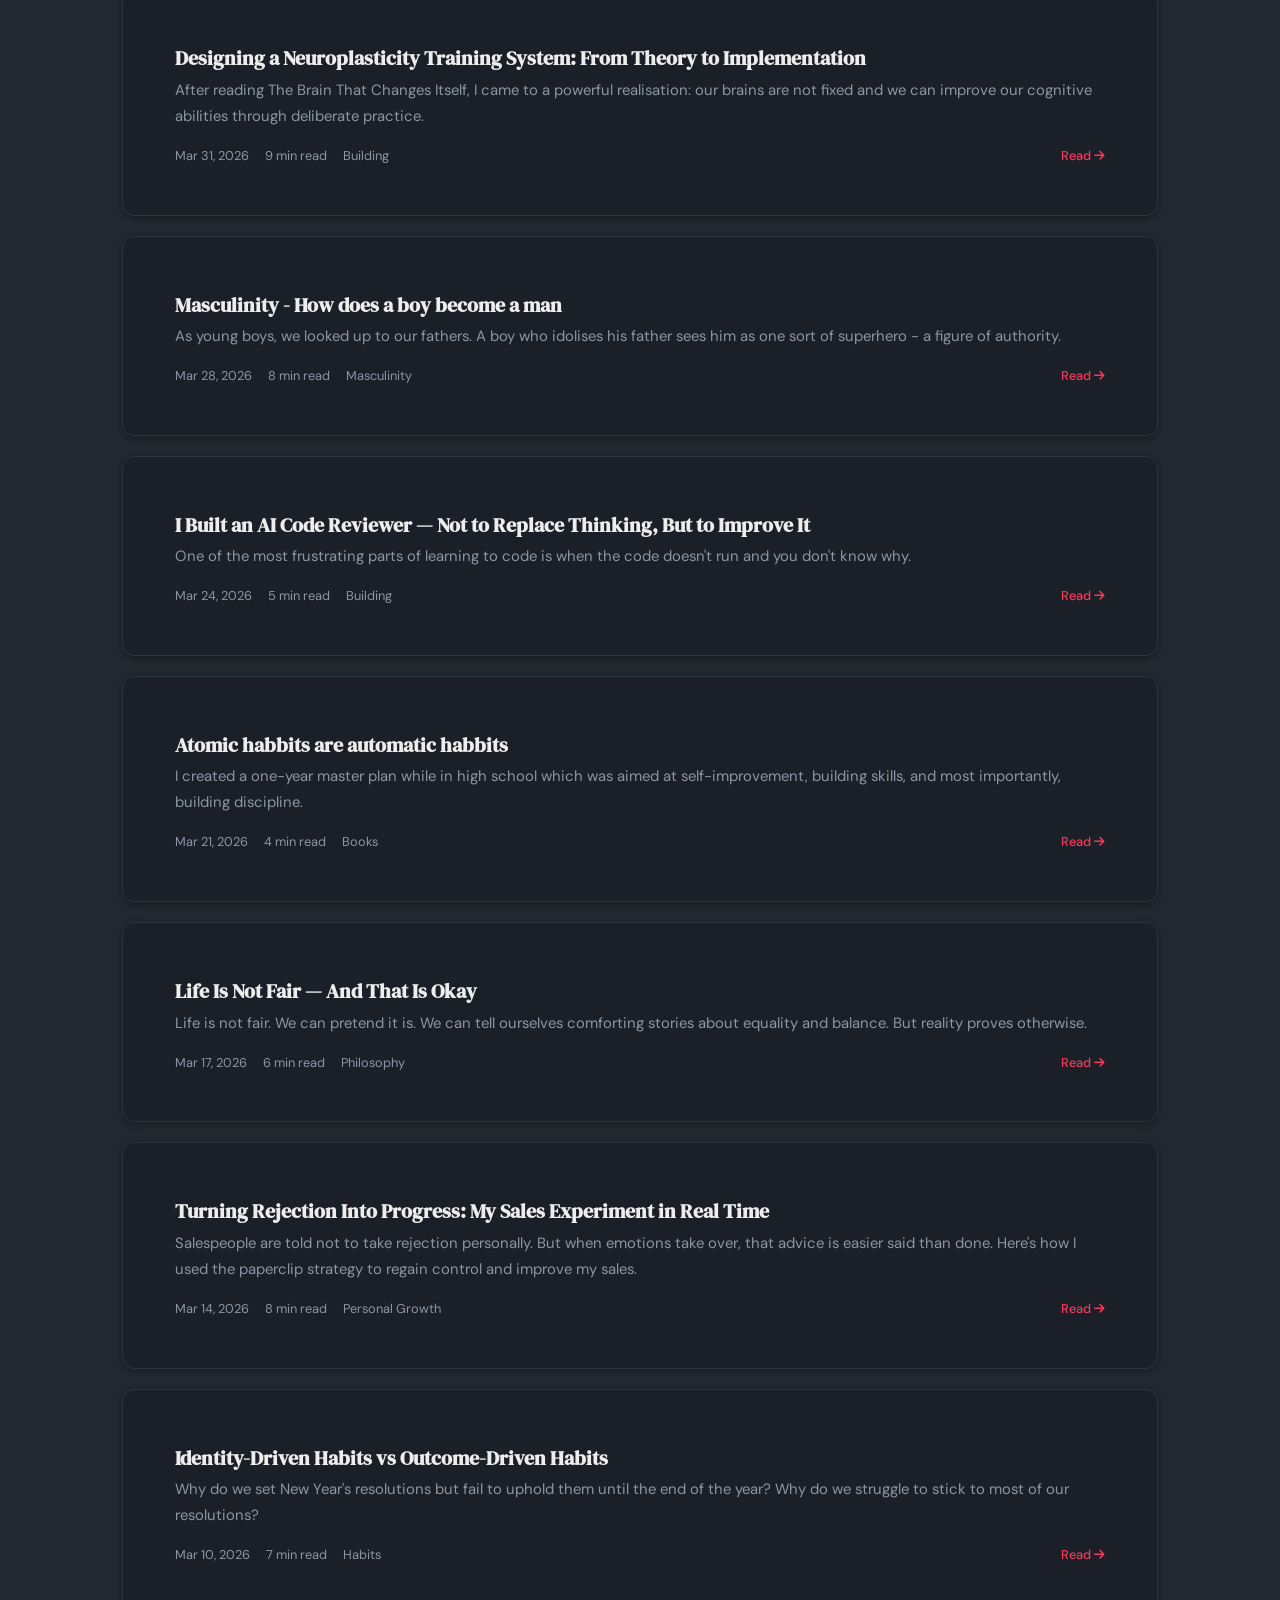
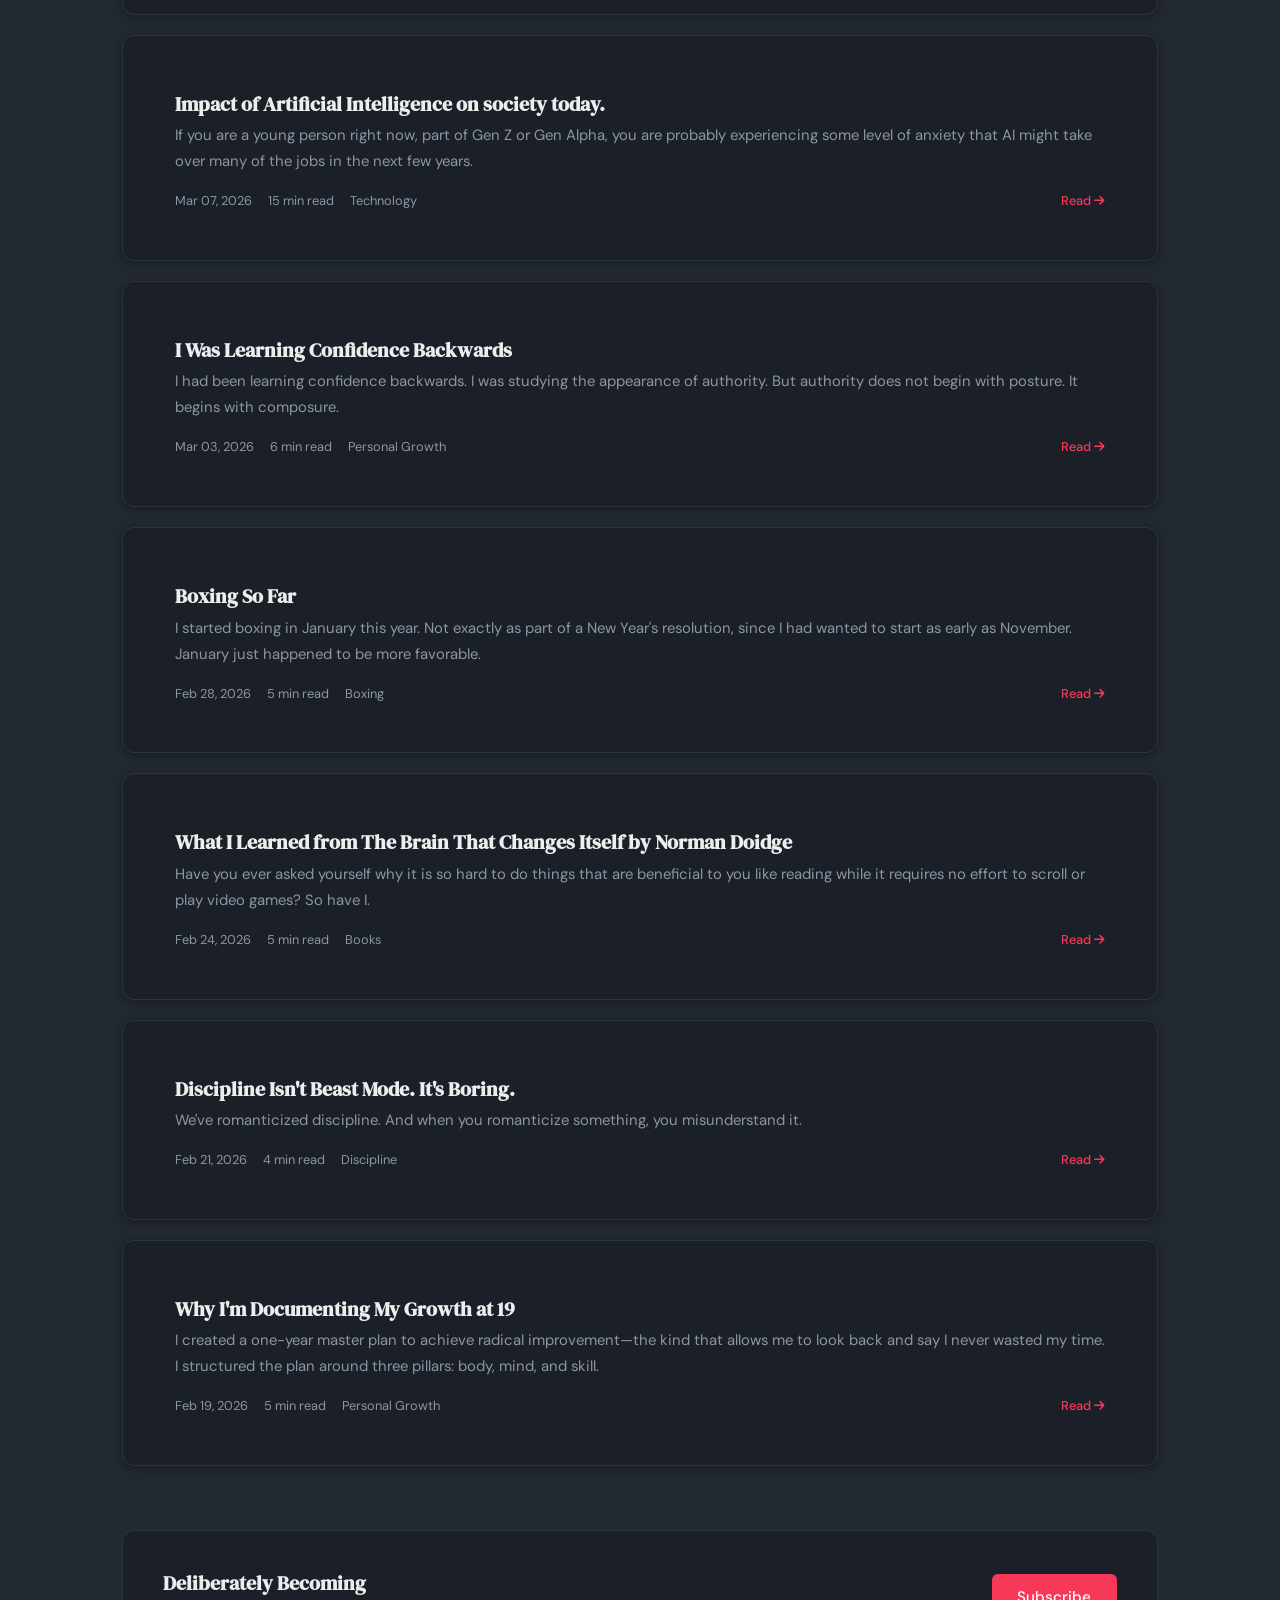
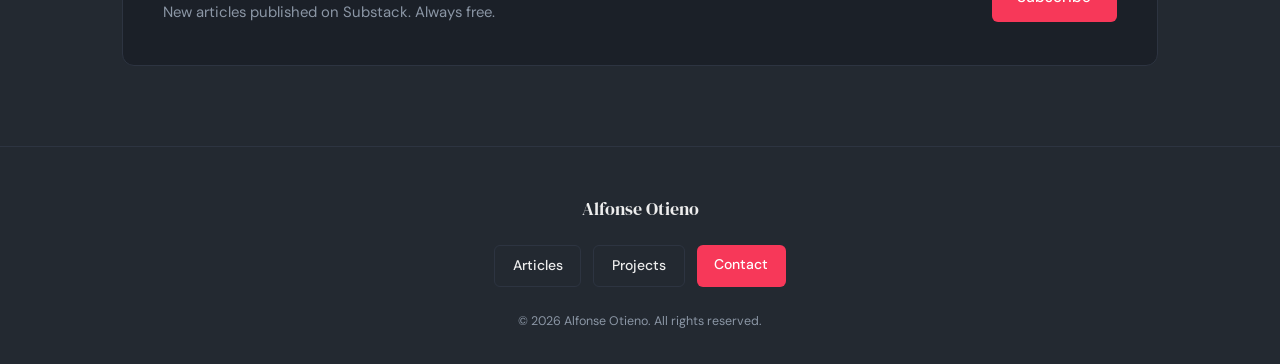
<file: html/articles.html>
<!DOCTYPE html>
<html lang="en">
<head>
<meta charset="UTF-8" />
<meta name="viewport" content="width=device-width, initial-scale=1.0"/>
<meta name="description" content="Articles by Alfonse Otieno — writing on discipline, building, books, and philosophy.">
<link rel="canonical" href="https://alfonseotieno.github.io/html/articles.html" />

<meta property="og:type" content="website" />
<meta property="og:title" content="Articles — Alfonse Otieno" />
<meta property="og:description" content="Writing on discipline, building, books, and philosophy. By Alfonse Otieno, Nairobi." />
<meta property="og:url" content="https://alfonseotieno.github.io/html/articles.html" />

<script type="application/ld+json">
{
  "@context": "https://schema.org",
  "@type": "Blog",
  "name": "Alfonse Otieno — Articles",
  "url": "https://alfonseotieno.github.io/html/articles.html",
  "author": {
    "@type": "Person",
    "name": "Alfonse Otieno",
    "url": "https://alfonseotieno.github.io"
  },
  "description": "Writing on discipline, building, books, and philosophy from Nairobi, Kenya."
}
</script>
<title>Articles &mdash; Alfonse Otieno</title>
<link rel="icon" type="image/png" href="https://alfonseotieno.github.io/favicon.png">
<meta name="theme-color" content="#F73859">
<link rel="preconnect" href="https://fonts.googleapis.com">
<link rel="preconnect" href="https://fonts.gstatic.com" crossorigin>
<link href="https://fonts.googleapis.com/css2?family=DM+Serif+Display:ital@0;1&family=DM+Sans:wght@300;400;500;600&display=swap" rel="stylesheet">
<link rel="stylesheet" href="https://cdnjs.cloudflare.com/ajax/libs/font-awesome/6.5.0/css/all.min.css">
<link rel="stylesheet" href="../css/style.css">
</head>
<body>

<!-- NAV -->
<nav>
  <div class="nav-inner">
    <a class="nav-logo" href="index.html">Alfonse Otieno</a>
    <ul class="nav-links">
      <li><a href="index.html">Home</a></li>
      <li><a href="projects.html">Projects</a></li>
      <li><a href="articles.html">Articles</a></li>
      <li><a href="about.html">About</a></li>
      <li><a href="contact.html">Contact</a></li>
    </ul>
    <button class="hamburger" id="hamburger" aria-label="Menu">
      <span></span><span></span><span></span>
    </button>
  </div>
</nav>
<div class="mobile-menu" id="mobile-menu">
  <a href="index.html">Home</a>
  <a href="projects.html">Projects</a>
  <a href="articles.html">Articles</a>
  <a href="about.html">About</a>
  <a href="contact.html">Contact</a>
</div>

<!-- ARTICLES LIST VIEW -->
<div id="articles-list-view">
  <div class="container">
    <div class="page-header">
      <h1>Articles</h1>
      <p>Writing on discipline, building, books, and philosophy.</p>
    </div>

    <!-- Articles grid — filled by articles.js -->
    <div class="articles-grid" id="articles-grid"></div>

    <!-- Bottom CTA -->
    <div class="articles-cta">
      <div class="articles-cta-text">
        <h3>Deliberately Becoming</h3>
        <p>New articles published on Substack. Always free.</p>
      </div>
      <div class="articles-cta-actions">
        <a href="https://deliberatelybecoming.substack.com" target="_blank" rel="noopener" class="btn btn-primary">Subscribe</a>
      </div>
    </div>
  </div>
</div>

<!-- SINGLE ARTICLE VIEW -->
<div id="articles-single-view" class="hidden"></div>

<!-- FOOTER -->
<footer>
  <div class="container">
    <div class="footer-inner">
      <span class="footer-name">Alfonse Otieno</span>
      <div class="footer-ctas">
        <a href="articles.html" class="btn btn-secondary btn-sm">Articles</a>
        <a href="projects.html" class="btn btn-secondary btn-sm">Projects</a>
        <a href="contact.html" class="btn btn-primary btn-sm">Contact</a>
      </div>
      <p class="footer-copy">&copy; 2026 Alfonse Otieno. All rights reserved.</p>
    </div>
  </div>
</footer>

<script src="../js/main.js"></script>
<script src="../js/articles.js"></script>
</body>
</html>
</file>
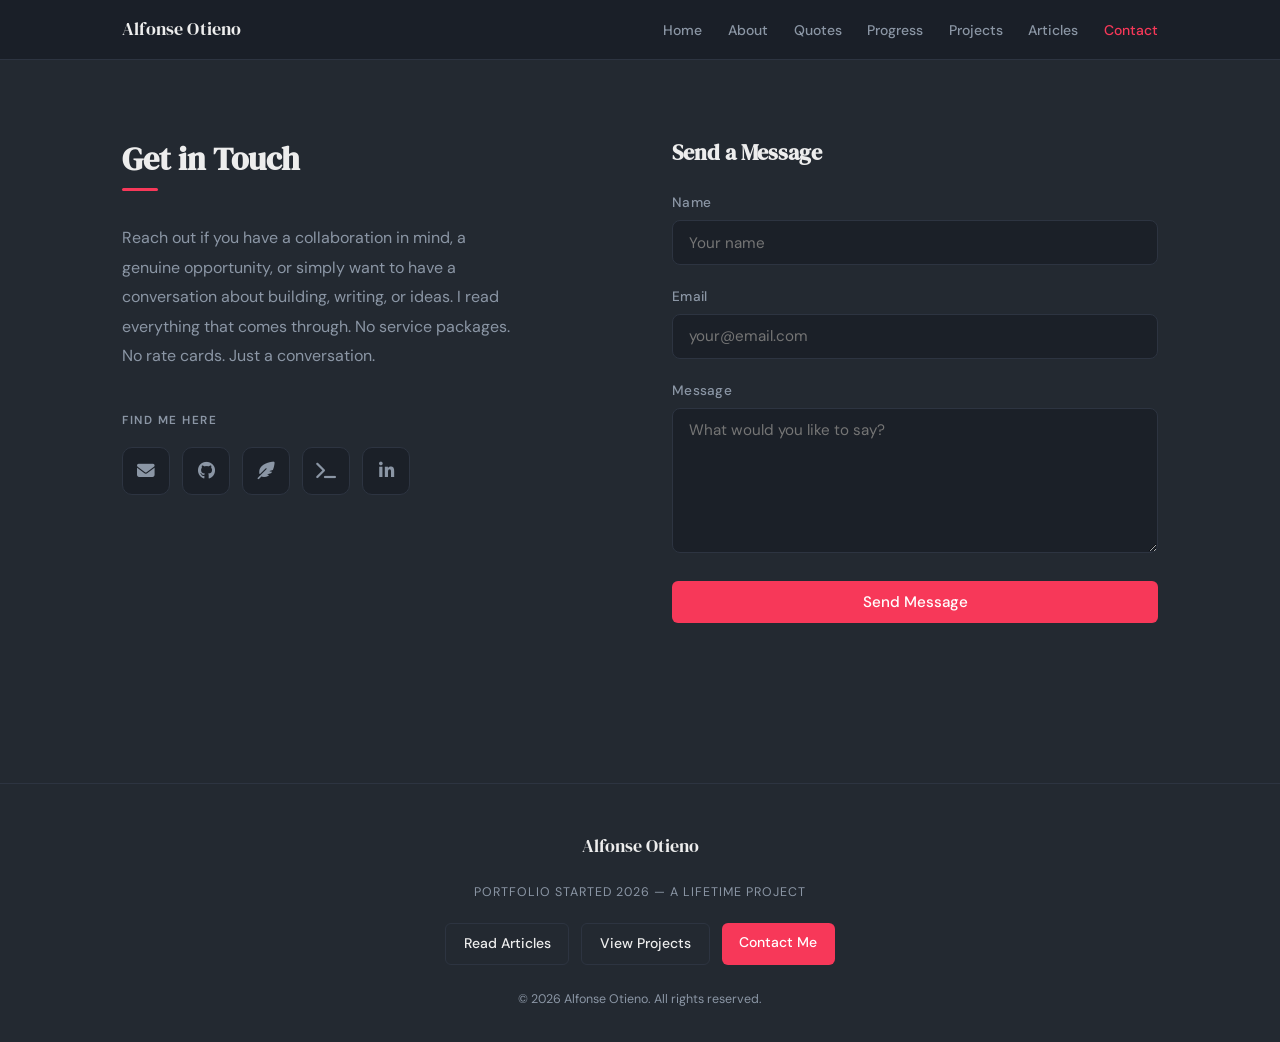
<file: html/contact.html>
<!DOCTYPE html>
<html lang="en">
<head>
<meta charset="UTF-8" />
<meta name="viewport" content="width=device-width, initial-scale=1.0"/>
<meta name="description" content="Contact Alfonse Otieno — open to collaboration, conversation, and genuine opportunities.">
<title>Contact &mdash; Alfonse Otieno</title>
<link rel="icon" type="image/png" href="https://alfonseotieno.github.io/favicon.png">
<meta name="theme-color" content="#F73859">
<link rel="preconnect" href="https://fonts.googleapis.com">
<link rel="preconnect" href="https://fonts.gstatic.com" crossorigin>
<link href="https://fonts.googleapis.com/css2?family=DM+Serif+Display:ital@0;1&family=DM+Sans:wght@300;400;500;600&display=swap" rel="stylesheet">
<link rel="stylesheet" href="https://cdnjs.cloudflare.com/ajax/libs/font-awesome/6.5.0/css/all.min.css">
<link rel="stylesheet" href="../css/style.css">
</head>
<body>

<!-- NAV -->
<nav>
  <div class="nav-inner">
    <a class="nav-logo" href="index.html">Alfonse Otieno</a>
    <ul class="nav-links">
      <li><a href="index.html">Home</a></li>
      <li><a href="about.html">About</a></li>
      <li><a href="quotes.html">Quotes</a></li>
      <li><a href="progress.html">Progress</a></li>
      <li><a href="projects.html">Projects</a></li>
      <li><a href="articles.html">Articles</a></li>
      <li><a href="contact.html">Contact</a></li>
    </ul>
    <button class="hamburger" id="hamburger" aria-label="Menu">
      <span></span><span></span><span></span>
    </button>
  </div>
</nav>
<div class="mobile-menu" id="mobile-menu">
  <a href="index.html">Home</a>
  <a href="about.html">About</a>
  <a href="quotes.html">Quotes</a>
  <a href="progress.html">Progress</a>
  <a href="projects.html">Projects</a>
  <a href="articles.html">Articles</a>
  <a href="contact.html">Contact</a>
</div>

<div class="container">
  <div class="contact-grid">

    <!-- LEFT: Info & Links -->
    <div class="contact-info">
      <h2>Get in Touch</h2>
      <div class="divider"></div>
      <p class="contact-intro">
        Reach out if you have a collaboration in mind, a genuine opportunity, or simply want to
        have a conversation about building, writing, or ideas. I read everything that comes through.
        No service packages. No rate cards. Just a conversation.
      </p>

      <p class="contact-links-heading">Find me here</p>
      <div class="contact-icons-row">
        <a
          href="mailto:otienoalfonse2@gmail.com"
          class="contact-icon-btn"
          aria-label="Send email"
          title="Email"
        >
          <i class="fa-solid fa-envelope"></i>
        </a>
        <a
          href="https://github.com/AlfonseOtieno"
          target="_blank"
          rel="noopener"
          class="contact-icon-btn"
          aria-label="GitHub profile"
          title="GitHub"
        >
          <i class="fa-brands fa-github"></i>
        </a>
        <a
          href="https://deliberatelybecoming.substack.com"
          target="_blank"
          rel="noopener"
          class="contact-icon-btn"
          aria-label="Deliberately Becoming on Substack"
          title="Deliberately Becoming — Substack"
        >
          <i class="fa-solid fa-feather-pointed"></i>
        </a>
        <a
          href="https://codeandsystems.substack.com"
          target="_blank"
          rel="noopener"
          class="contact-icon-btn"
          aria-label="Code and System on Substack"
          title="Code &amp; System — Substack"
        >
          <i class="fa-solid fa-terminal"></i>
        </a>
        <a
          href="https://www.linkedin.com/in/alfonse-otieno"
          target="_blank"
          rel="noopener"
          class="contact-icon-btn"
          aria-label="LinkedIn profile"
          title="LinkedIn"
        >
          <i class="fa-brands fa-linkedin-in"></i>
        </a>
      </div>
    </div>

    <!-- RIGHT: Contact form -->
    <div class="contact-form-wrap">
      <h3>Send a Message</h3>
      <div id="contact-form">
        <div class="form-group">
          <label for="c-name">Name</label>
          <input type="text" id="c-name" placeholder="Your name" autocomplete="name" />
        </div>
        <div class="form-group">
          <label for="c-email">Email</label>
          <input type="email" id="c-email" placeholder="your@email.com" autocomplete="email" />
        </div>
        <div class="form-group">
          <label for="c-msg">Message</label>
          <textarea id="c-msg" rows="6" placeholder="What would you like to say?"></textarea>
        </div>
        <button class="btn btn-primary" id="send-btn" style="width:100%;">Send Message</button>
      </div>
      <div class="form-success" id="form-success">
        <i class="fa-solid fa-circle-check" style="font-size:1.5rem;display:block;margin-bottom:0.5rem;"></i>
        Message sent. I will get back to you.
      </div>
    </div>

  </div>
</div>

<!-- FOOTER -->
<footer>
  <div class="container">
    <div class="footer-inner">
      <span class="footer-name">Alfonse Otieno</span>
      <span class="footer-since">Portfolio started 2026 &mdash; A lifetime project</span>
      <div class="footer-ctas">
        <a href="articles.html" class="btn btn-secondary btn-sm">Read Articles</a>
        <a href="projects.html" class="btn btn-secondary btn-sm">View Projects</a>
        <a href="contact.html" class="btn btn-primary btn-sm">Contact Me</a>
      </div>
      <p class="footer-copy">&copy; 2026 Alfonse Otieno. All rights reserved.</p>
    </div>
  </div>
</footer>

<script src="../js/main.js"></script>
<script src="../js/contact.js"></script>
</body>
</html>
</file>
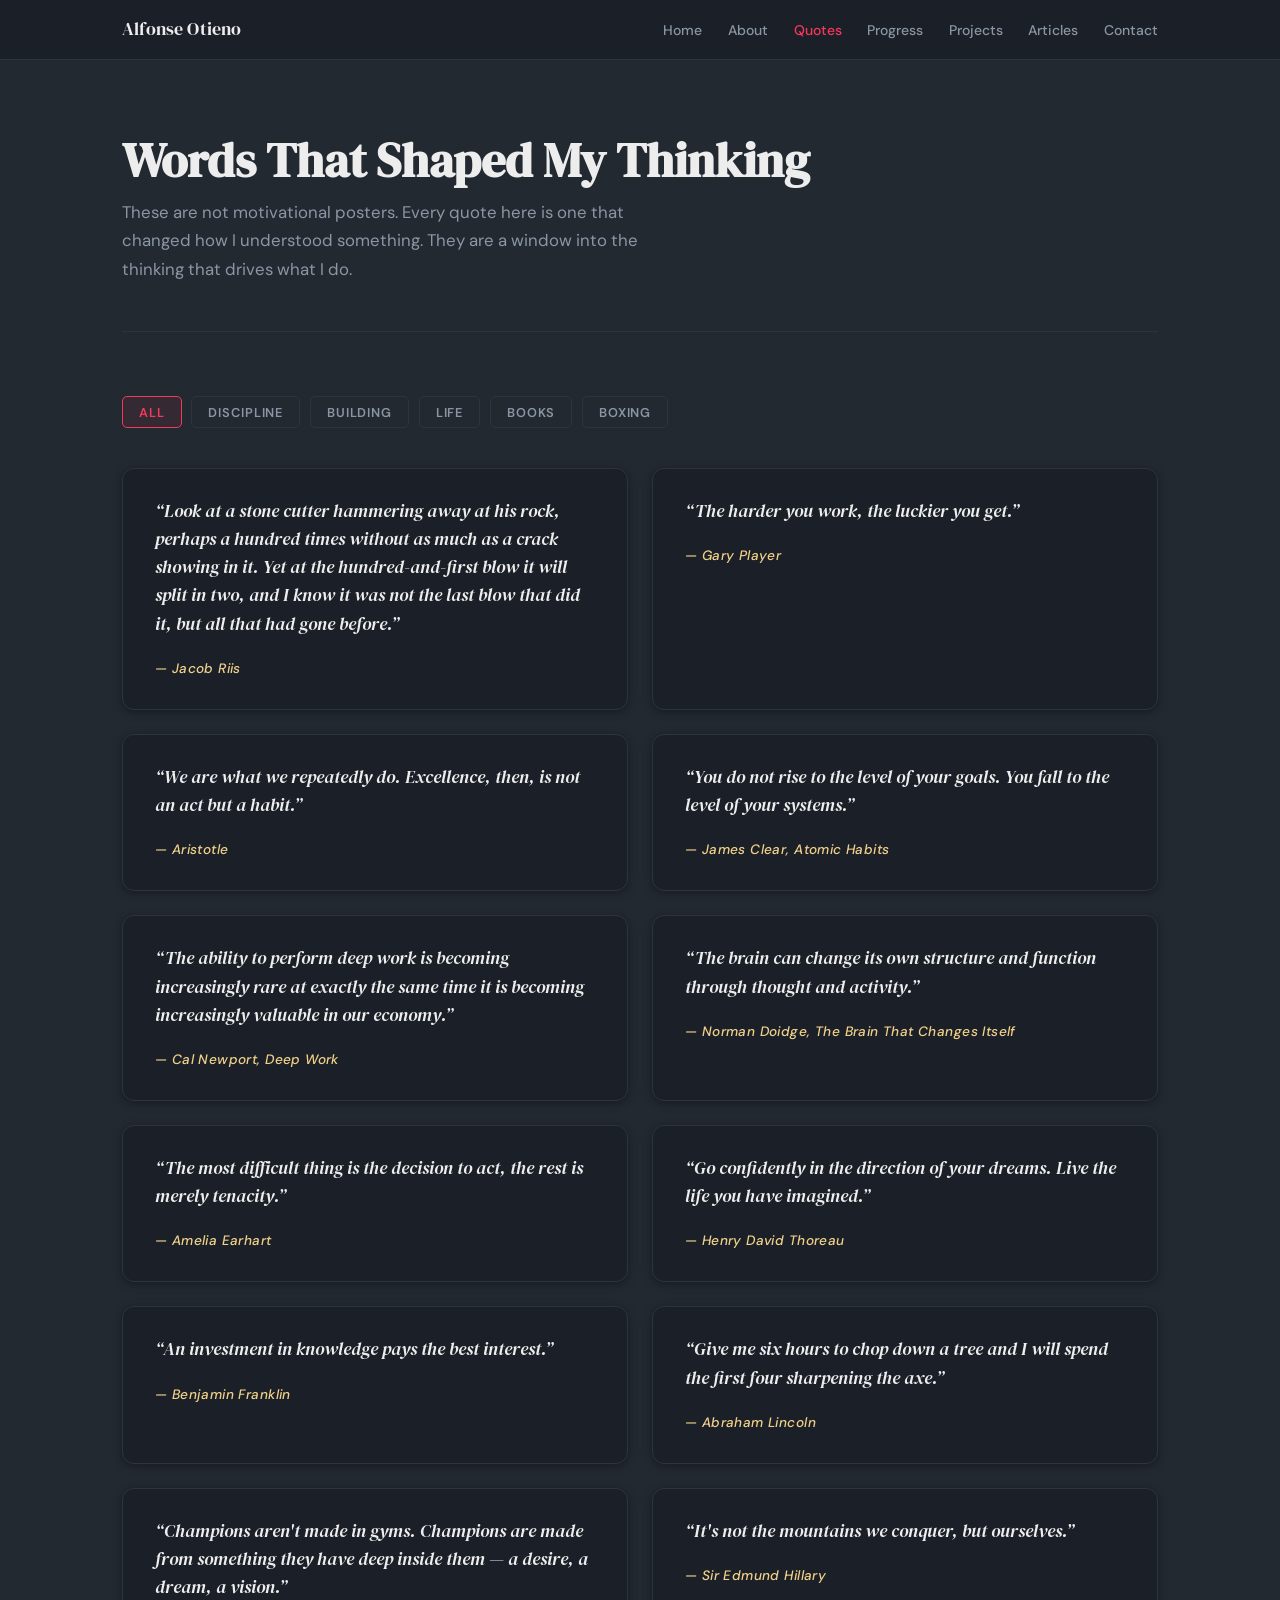
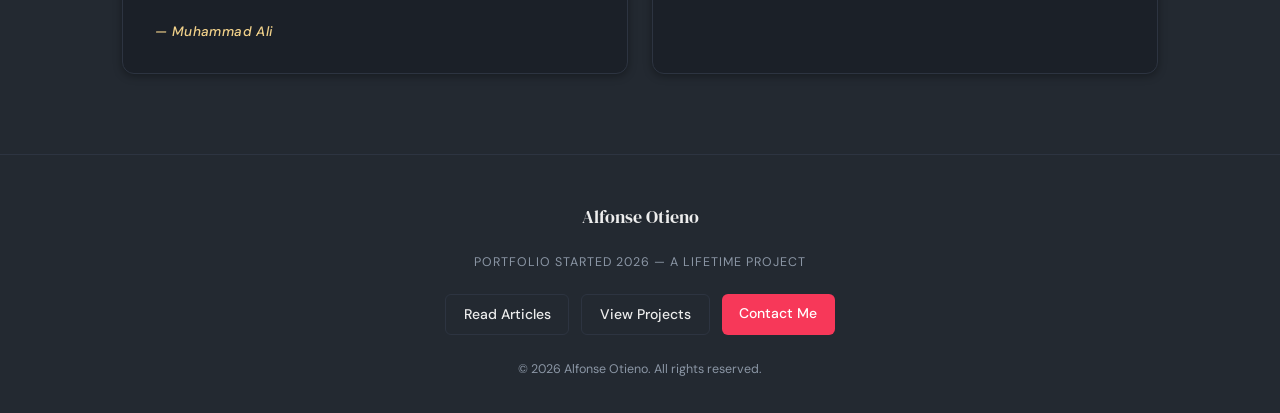
<file: html/quotes.html>
<!DOCTYPE html>
<html lang="en">
<head>
<meta charset="UTF-8" />
<meta name="viewport" content="width=device-width, initial-scale=1.0"/>
<meta name="description" content="Words that shaped how Alfonse Otieno thinks — quotes from thinkers, scientists, and practitioners he respects.">
<title>Quotes &mdash; Alfonse Otieno</title>
<link rel="icon" type="image/png" href="https://alfonseotieno.github.io/favicon.png">
<meta name="theme-color" content="#F73859">
<link rel="preconnect" href="https://fonts.googleapis.com">
<link rel="preconnect" href="https://fonts.gstatic.com" crossorigin>
<link href="https://fonts.googleapis.com/css2?family=DM+Serif+Display:ital@0;1&family=DM+Sans:wght@300;400;500;600&display=swap" rel="stylesheet">
<link rel="stylesheet" href="https://cdnjs.cloudflare.com/ajax/libs/font-awesome/6.5.0/css/all.min.css">
<link rel="stylesheet" href="../css/style.css">
</head>
<body>

<!-- NAV -->
<nav>
  <div class="nav-inner">
    <a class="nav-logo" href="index.html">Alfonse Otieno</a>
    <ul class="nav-links">
      <li><a href="index.html">Home</a></li>
      <li><a href="about.html">About</a></li>
      <li><a href="quotes.html">Quotes</a></li>
      <li><a href="progress.html">Progress</a></li>
      <li><a href="projects.html">Projects</a></li>
      <li><a href="articles.html">Articles</a></li>
      <li><a href="contact.html">Contact</a></li>
    </ul>
    <button class="hamburger" id="hamburger" aria-label="Menu">
      <span></span><span></span><span></span>
    </button>
  </div>
</nav>
<div class="mobile-menu" id="mobile-menu">
  <a href="index.html">Home</a>
  <a href="about.html">About</a>
  <a href="quotes.html">Quotes</a>
  <a href="progress.html">Progress</a>
  <a href="projects.html">Projects</a>
  <a href="articles.html">Articles</a>
  <a href="contact.html">Contact</a>
</div>

<div class="container">
  <div class="page-header">
    <h1>Words That Shaped My Thinking</h1>
    <p>These are not motivational posters. Every quote here is one that changed how I understood something. They are a window into the thinking that drives what I do.</p>
  </div>

  <!-- Category filters -->
  <div class="quotes-categories" id="quotes-categories">
    <button class="quotes-filter-btn active" data-cat="all">All</button>
    <button class="quotes-filter-btn" data-cat="Discipline">Discipline</button>
    <button class="quotes-filter-btn" data-cat="Building">Building</button>
    <button class="quotes-filter-btn" data-cat="Life">Life</button>
    <button class="quotes-filter-btn" data-cat="Books">Books</button>
    <button class="quotes-filter-btn" data-cat="Boxing">Boxing</button>
  </div>

  <!-- Quotes grid — filled by quotes.js -->
  <div class="quotes-grid" id="quotes-grid"></div>
</div>

<!-- FOOTER -->
<footer>
  <div class="container">
    <div class="footer-inner">
      <span class="footer-name">Alfonse Otieno</span>
      <span class="footer-since">Portfolio started 2026 &mdash; A lifetime project</span>
      <div class="footer-ctas">
        <a href="articles.html" class="btn btn-secondary btn-sm">Read Articles</a>
        <a href="projects.html" class="btn btn-secondary btn-sm">View Projects</a>
        <a href="contact.html" class="btn btn-primary btn-sm">Contact Me</a>
      </div>
      <p class="footer-copy">&copy; 2026 Alfonse Otieno. All rights reserved.</p>
    </div>
  </div>
</footer>

<script src="../js/main.js"></script>
<script src="../js/quotes.js"></script>
</body>
</html>
</file>
<file: style.css>
/* ============================================================
   ALFONSE OTIENO — PORTFOLIO
   style.css — Global Stylesheet
   ============================================================ */

/* ── COLOR SYSTEM ─────────────────────────────────────────── */
:root {
  --bg: #F8FAFC;
  --text-primary: #0F172A;
  --text-secondary: #475569;
  --accent: #DC2626;
  --accent-hover: #B91C1C;
  --card-bg: #FFFFFF;
  --border: #E2E8F0;
  --shadow: 0 1px 4px rgba(0,0,0,0.06);
  --shadow-hover: 0 4px 16px rgba(0,0,0,0.10);
  --nav-bg: rgba(248,250,252,0.92);
}
[data-theme="dark"] {
  --bg: #0B0F19;
  --text-primary: #E2E8F0;
  --text-secondary: #94A3B8;
  --accent: #EF4444;
  --accent-hover: #DC2626;
  --card-bg: #111827;
  --border: #1F2937;
  --shadow: 0 1px 4px rgba(0,0,0,0.3);
  --shadow-hover: 0 4px 16px rgba(0,0,0,0.4);
  --nav-bg: rgba(11,15,25,0.92);
}

/* ── BASE ─────────────────────────────────────────────────── */
*, *::before, *::after { box-sizing: border-box; margin: 0; padding: 0; }
html { scroll-behavior: smooth; }
body {
  font-family: 'DM Sans', sans-serif;
  background: var(--bg);
  color: var(--text-primary);
  line-height: 1.7;
  transition: background 0.3s, color 0.3s;
}
h1, h2, h3, h4 {
  font-family: 'DM Serif Display', serif;
  color: var(--text-primary);
  line-height: 1.2;
}
p { color: var(--text-secondary); }
a { color: var(--text-primary); text-decoration: none; transition: color 0.2s; }
a:hover { color: var(--accent); }
img { max-width: 100%; display: block; }

/* ── BUTTONS ──────────────────────────────────────────────── */
.btn {
  display: inline-block;
  padding: 0.65rem 1.5rem;
  border-radius: 6px;
  font-family: 'DM Sans', sans-serif;
  font-weight: 500;
  font-size: 0.95rem;
  cursor: pointer;
  border: none;
  transition: background 0.2s, color 0.2s, box-shadow 0.2s, transform 0.15s;
  text-decoration: none;
}
.btn-primary { background: var(--accent); color: #fff; }
.btn-primary:hover {
  background: var(--accent-hover);
  color: #fff;
  transform: translateY(-1px);
  box-shadow: 0 4px 12px rgba(220,38,38,0.25);
}
.btn-secondary {
  background: transparent;
  color: var(--text-primary);
  border: 1.5px solid var(--border);
}
.btn-secondary:hover {
  background: var(--card-bg);
  color: var(--accent);
  border-color: var(--accent);
  transform: translateY(-1px);
}
.btn-sm { padding: 0.5rem 1.1rem; font-size: 0.875rem; }

/* ── NAV ──────────────────────────────────────────────────── */
nav {
  position: fixed;
  top: 0; left: 0; right: 0;
  z-index: 100;
  background: var(--nav-bg);
  backdrop-filter: blur(10px);
  border-bottom: 1px solid var(--border);
  height: 60px;
  display: flex;
  align-items: center;
}
.nav-inner {
  max-width: 1100px;
  margin: 0 auto;
  padding: 0 2rem;
  width: 100%;
  display: flex;
  align-items: center;
  justify-content: space-between;
}
.nav-logo {
  font-family: 'DM Serif Display', serif;
  font-size: 1.15rem;
  color: var(--text-primary);
  font-weight: 400;
}
.nav-links {
  display: flex;
  align-items: center;
  gap: 1.75rem;
  list-style: none;
}
.nav-links a {
  font-size: 0.9rem;
  font-weight: 500;
  color: var(--text-secondary);
  transition: color 0.2s;
}
.nav-links a:hover,
.nav-links a.active { color: var(--accent); }
.theme-toggle {
  background: none;
  border: 1.5px solid var(--border);
  border-radius: 50%;
  width: 34px; height: 34px;
  cursor: pointer;
  display: flex; align-items: center; justify-content: center;
  font-size: 1rem;
  color: var(--text-primary);
  transition: border-color 0.2s, color 0.2s;
}
.theme-toggle:hover { border-color: var(--accent); color: var(--accent); }
.hamburger {
  display: none;
  flex-direction: column;
  gap: 5px;
  cursor: pointer;
  background: none;
  border: none;
  padding: 4px;
}
.hamburger span {
  display: block;
  width: 22px; height: 2px;
  background: var(--text-primary);
  border-radius: 2px;
  transition: all 0.3s;
}
.mobile-menu {
  display: none;
  position: fixed;
  top: 60px; left: 0; right: 0;
  background: var(--card-bg);
  border-bottom: 1px solid var(--border);
  z-index: 99;
  padding: 1rem 2rem 1.5rem;
  flex-direction: column;
  gap: 1rem;
}
.mobile-menu.open { display: flex; }
.mobile-menu a {
  font-size: 1rem;
  font-weight: 500;
  color: var(--text-secondary);
  padding: 0.5rem 0;
  border-bottom: 1px solid var(--border);
}
.mobile-menu a:hover { color: var(--accent); }

/* ── LAYOUT UTILITIES ─────────────────────────────────────── */
body { padding-top: 60px; }
.container { max-width: 1100px; margin: 0 auto; padding: 0 2rem; }
.section { padding: 5rem 0; }
.section-sm { padding: 3.5rem 0; }
.section-title { font-size: clamp(1.6rem, 3vw, 2.2rem); margin-bottom: 0.5rem; }
.section-subtitle { color: var(--text-secondary); font-size: 1.05rem; margin-bottom: 2.5rem; }
.divider {
  width: 40px; height: 3px;
  background: var(--accent);
  border-radius: 2px;
  margin: 0.75rem 0 2rem;
}
.page-header {
  padding: 5rem 0 3rem;
  border-bottom: 1px solid var(--border);
  margin-bottom: 4rem;
}
.page-header h1 { font-size: clamp(2rem, 4vw, 3rem); margin-bottom: 0.5rem; }
.page-header p { font-size: 1.05rem; max-width: 520px; }

/* ── FOOTER ───────────────────────────────────────────────── */
footer {
  border-top: 1px solid var(--border);
  padding: 2.5rem 0;
  text-align: center;
  margin-top: 5rem;
}
footer p { font-size: 0.88rem; color: var(--text-secondary); }

/* ── HOME — HERO ──────────────────────────────────────────── */
.hero {
  min-height: calc(100vh - 60px);
  display: flex;
  align-items: center;
  padding: 4rem 0;
}
.hero-inner {
  display: grid;
  grid-template-columns: 1fr 1fr;
  gap: 4rem;
  align-items: center;
  width: 100%;
}
.hero-eyebrow {
  display: inline-block;
  font-size: 0.8rem;
  font-weight: 600;
  letter-spacing: 0.12em;
  text-transform: uppercase;
  color: var(--accent);
  margin-bottom: 1.25rem;
}
.hero-headline {
  font-size: clamp(2rem, 4.5vw, 3.2rem);
  line-height: 1.15;
  margin-bottom: 1.25rem;
}
.hero-subtext {
  font-size: 1.05rem;
  color: var(--text-secondary);
  margin-bottom: 2rem;
  max-width: 420px;
}
.hero-buttons { display: flex; gap: 1rem; flex-wrap: wrap; }
.hero-image-wrap {
  display: flex;
  justify-content: center;
  align-items: center;
  position: relative;
}
.hero-image-wrap::before {
  content: '';
  position: absolute;
  inset: -12px;
  border: 1.5px solid var(--border);
  border-radius: 50%;
  opacity: 0.5;
}
.hero-image-wrap img {
  width: 340px; height: 340px;
  object-fit: cover;
  border-radius: 50%;
  border: 4px solid var(--card-bg);
  box-shadow: 0 0 0 2px var(--accent), var(--shadow-hover);
  position: relative;
  z-index: 1;
}

/* ── HOME — FEATURED PROJECT ──────────────────────────────── */
.featured-project-card {
  background: var(--card-bg);
  border: 1px solid var(--border);
  border-radius: 12px;
  padding: 2rem 2.5rem;
  box-shadow: var(--shadow);
  display: flex;
  justify-content: space-between;
  align-items: center;
  gap: 2rem;
  transition: box-shadow 0.2s, transform 0.2s;
}
.featured-project-card:hover { box-shadow: var(--shadow-hover); transform: translateY(-2px); }
.featured-project-card .project-label {
  font-size: 0.75rem;
  font-weight: 600;
  letter-spacing: 0.1em;
  text-transform: uppercase;
  color: var(--accent);
  margin-bottom: 0.5rem;
}
.featured-project-card h3 { font-size: 1.5rem; margin-bottom: 0.5rem; }
.featured-project-card p { font-size: 0.97rem; max-width: 480px; }
.featured-project-card .fp-actions { flex-shrink: 0; }
.featured-label {
  font-size: 0.8rem;
  text-transform: uppercase;
  letter-spacing: 0.1em;
  color: var(--accent);
  font-family: 'DM Sans', sans-serif;
  font-weight: 600;
  margin-bottom: 0.75rem;
}

/* ── HOME — ARTICLE PREVIEW ───────────────────────────────── */
.article-preview-card {
  background: var(--card-bg);
  border: 1px solid var(--border);
  border-radius: 12px;
  padding: 2rem 2.5rem;
  box-shadow: var(--shadow);
  transition: box-shadow 0.2s, transform 0.2s;
}
.article-preview-card:hover { box-shadow: var(--shadow-hover); transform: translateY(-2px); }
.article-meta {
  display: flex; gap: 1rem;
  font-size: 0.8rem;
  font-weight: 500;
  color: var(--text-secondary);
  margin-bottom: 0.75rem;
  text-transform: uppercase;
  letter-spacing: 0.06em;
  flex-wrap: wrap;
}
.article-meta .tag {
  background: var(--bg);
  border: 1px solid var(--border);
  border-radius: 4px;
  padding: 0.15rem 0.5rem;
  color: var(--accent);
}
.article-preview-card h3 { font-size: 1.4rem; margin-bottom: 0.5rem; }
.article-preview-card p { font-size: 0.97rem; margin-bottom: 1.5rem; }

/* ── HOME — EXPLORE MORE ──────────────────────────────────── */
.explore-grid {
  display: grid;
  grid-template-columns: 1fr 1fr;
  gap: 1.5rem;
}
.explore-card {
  background: var(--card-bg);
  border: 1px solid var(--border);
  border-radius: 12px;
  padding: 2rem 2.5rem;
  box-shadow: var(--shadow);
  transition: box-shadow 0.2s, transform 0.2s;
}
.explore-card:hover { box-shadow: var(--shadow-hover); transform: translateY(-2px); }
.explore-card .icon { font-size: 2rem; margin-bottom: 1rem; }
.explore-card h3 { font-size: 1.2rem; margin-bottom: 0.4rem; }
.explore-card p { font-size: 0.93rem; margin-bottom: 1.5rem; }

/* ── HOME — SUBSTACK CTA ──────────────────────────────────── */
.substack-section {
  background: var(--card-bg);
  border-top: 1px solid var(--border);
  border-bottom: 1px solid var(--border);
}
.substack-inner {
  text-align: center;
  max-width: 560px;
  margin: 0 auto;
  padding: 4rem 2rem;
}
.substack-inner h2 { font-size: 1.8rem; margin-bottom: 0.75rem; }
.substack-inner p { margin-bottom: 1.75rem; }

/* ── HOME — FINAL CTA ─────────────────────────────────────── */
.final-cta { text-align: center; }
.final-cta h2 { font-size: 1.8rem; margin-bottom: 0.75rem; }
.final-cta p { margin-bottom: 1.75rem; }

/* ── ARTICLES PAGE ────────────────────────────────────────── */
.articles-grid { display: grid; gap: 1.5rem; }
.article-card {
  background: var(--card-bg);
  border: 1px solid var(--border);
  border-radius: 12px;
  padding: 1.75rem 2rem;
  box-shadow: var(--shadow);
  transition: box-shadow 0.2s, transform 0.2s;
  display: block;
}
.article-card:hover { box-shadow: var(--shadow-hover); transform: translateY(-2px); color: var(--text-primary); }
.article-card h3 { font-size: 1.3rem; margin-bottom: 0.5rem; color: var(--text-primary); }
.article-card p { font-size: 0.95rem; margin-bottom: 1.25rem; }
.article-card .read-more { color: var(--accent); font-weight: 500; font-size: 0.9rem; }

/* Article single page */
.article-back {
  display: inline-flex;
  align-items: center;
  gap: 0.5rem;
  color: var(--text-secondary);
  font-size: 0.9rem;
  margin-bottom: 2rem;
  transition: color 0.2s;
}
.article-back:hover { color: var(--accent); }
.article-full { max-width: 700px; margin: 0 auto; padding: 3rem 0; }
.article-full h1 { font-size: clamp(1.8rem, 3.5vw, 2.5rem); margin-bottom: 0.75rem; }
.article-full .article-meta { margin-bottom: 2rem; }
.article-full-body { color: var(--text-secondary); font-size: 1.05rem; line-height: 1.85; }
.article-full-body p { margin-bottom: 1.5rem; }
.article-full-body h2 { font-size: 1.4rem; color: var(--text-primary); margin: 2rem 0 1rem; }
.article-cta {
  margin-top: 3rem;
  background: var(--card-bg);
  border: 1px solid var(--border);
  border-radius: 12px;
  padding: 2rem 2.5rem;
  text-align: center;
}
.article-cta p { margin-bottom: 1.25rem; }

/* ── QUOTES PAGE ──────────────────────────────────────────── */
.quotes-grid {
  display: grid;
  grid-template-columns: 1fr 1fr;
  gap: 1.5rem;
}
.quote-card {
  background: var(--card-bg);
  border: 1px solid var(--border);
  border-radius: 12px;
  padding: 1.75rem 2rem;
  box-shadow: var(--shadow);
  transition: box-shadow 0.2s, transform 0.2s;
}
.quote-card:hover { box-shadow: var(--shadow-hover); transform: translateY(-2px); }
.quote-tag {
  display: inline-block;
  font-size: 0.72rem;
  font-weight: 600;
  letter-spacing: 0.1em;
  text-transform: uppercase;
  color: var(--accent);
  border: 1px solid var(--accent);
  border-radius: 4px;
  padding: 0.15rem 0.55rem;
  margin-bottom: 1rem;
  opacity: 0.85;
}
.quote-mark {
  font-size: 3rem;
  color: var(--accent);
  opacity: 0.15;
  font-family: 'DM Serif Display', serif;
  line-height: 1;
  margin-bottom: -0.5rem;
}
.quote-text {
  font-family: 'DM Serif Display', serif;
  font-size: 1.1rem;
  color: var(--text-primary);
  line-height: 1.55;
  margin-bottom: 1rem;
  font-style: italic;
}
.quote-author { font-size: 0.87rem; font-weight: 500; color: var(--text-secondary); }

/* ── PROGRESS PAGE ────────────────────────────────────────── */
.stats-grid {
  display: grid;
  grid-template-columns: repeat(4, 1fr);
  gap: 1.5rem;
  margin-bottom: 4rem;
}
.stat-card {
  background: var(--card-bg);
  border: 1px solid var(--border);
  border-radius: 12px;
  padding: 1.75rem;
  text-align: center;
  box-shadow: var(--shadow);
  transition: box-shadow 0.2s, transform 0.2s;
}
.stat-card:hover { box-shadow: var(--shadow-hover); transform: translateY(-2px); }
.stat-number {
  font-family: 'DM Serif Display', serif;
  font-size: 3rem;
  color: var(--accent);
  line-height: 1;
  margin-bottom: 0.4rem;
}
.stat-label { font-size: 0.9rem; color: var(--text-secondary); font-weight: 500; }

/* Timeline */
.timeline { position: relative; padding-left: 2rem; }
.timeline::before {
  content: '';
  position: absolute;
  left: 0; top: 0; bottom: 0;
  width: 2px;
  background: var(--border);
}
.timeline-item { position: relative; margin-bottom: 2.5rem; padding-left: 1.5rem; }
.timeline-item::before {
  content: '';
  position: absolute;
  left: -2.4rem; top: 0.4rem;
  width: 10px; height: 10px;
  border-radius: 50%;
  background: var(--accent);
  box-shadow: 0 0 0 3px var(--bg);
}
.timeline-date {
  font-size: 0.8rem;
  font-weight: 600;
  letter-spacing: 0.08em;
  text-transform: uppercase;
  color: var(--accent);
  margin-bottom: 0.3rem;
}
.timeline-event { font-size: 1rem; color: var(--text-primary); font-weight: 500; }
.timeline-desc { font-size: 0.9rem; color: var(--text-secondary); margin-top: 0.2rem; }

/* Books */
.books-grid {
  display: grid;
  grid-template-columns: 1fr 1fr 1fr;
  gap: 1.5rem;
}
.book-card {
  background: var(--card-bg);
  border: 1px solid var(--border);
  border-radius: 12px;
  padding: 1.75rem;
  box-shadow: var(--shadow);
  transition: box-shadow 0.2s, transform 0.2s;
}
.book-card:hover { box-shadow: var(--shadow-hover); transform: translateY(-2px); }
.book-cover-placeholder {
  width: 80px; height: 110px;
  border-radius: 4px;
  background: var(--bg);
  border: 1px solid var(--border);
  display: flex; align-items: center; justify-content: center;
  font-size: 2rem;
  margin-bottom: 1rem;
}
.book-title { font-size: 1.1rem; margin-bottom: 0.3rem; }
.book-completed { font-size: 0.78rem; color: var(--accent); font-weight: 500; letter-spacing: 0.06em; margin-bottom: 0.75rem; }
.book-desc { font-size: 0.9rem; margin-bottom: 1rem; }
.book-takeaways { list-style: none; margin-bottom: 1rem; }
.book-takeaways li {
  font-size: 0.88rem;
  color: var(--text-secondary);
  padding: 0.3rem 0 0.3rem 1rem;
  border-bottom: 1px solid var(--border);
  position: relative;
}
.book-takeaways li::before { content: '→'; position: absolute; left: 0; color: var(--accent); }
.book-applied {
  font-size: 0.85rem;
  color: var(--text-secondary);
  background: var(--bg);
  border-left: 3px solid var(--accent);
  padding: 0.5rem 0.75rem;
  border-radius: 0 4px 4px 0;
  font-style: italic;
}
.book-applied strong { color: var(--text-primary); font-style: normal; }

/* ── PROJECTS PAGE ────────────────────────────────────────── */
.projects-grid {
  display: grid;
  grid-template-columns: 1fr 1fr;
  gap: 1.5rem;
  margin-bottom: 3rem;
}
.project-card {
  background: var(--card-bg);
  border: 1px solid var(--border);
  border-radius: 12px;
  overflow: hidden;
  box-shadow: var(--shadow);
  transition: box-shadow 0.2s, transform 0.2s;
}
.project-card:hover { box-shadow: var(--shadow-hover); transform: translateY(-2px); }
.project-thumb {
  width: 100%; height: 200px;
  background: var(--bg);
  display: flex; align-items: center; justify-content: center;
  font-size: 3rem;
  border-bottom: 1px solid var(--border);
}
.project-body { padding: 1.75rem; }
.project-stack { display: flex; gap: 0.5rem; flex-wrap: wrap; margin-bottom: 0.75rem; }
.stack-tag {
  font-size: 0.72rem;
  font-weight: 600;
  letter-spacing: 0.08em;
  text-transform: uppercase;
  background: var(--bg);
  border: 1px solid var(--border);
  border-radius: 4px;
  padding: 0.2rem 0.55rem;
  color: var(--text-secondary);
}
.project-body h3 { font-size: 1.25rem; margin-bottom: 0.4rem; }
.project-body p { font-size: 0.93rem; margin-bottom: 1.25rem; }
.project-actions { display: flex; gap: 0.75rem; }
.github-cta {
  text-align: center;
  background: var(--card-bg);
  border: 1px solid var(--border);
  border-radius: 12px;
  padding: 2.5rem;
  box-shadow: var(--shadow);
}
.github-cta h3 { font-size: 1.4rem; margin-bottom: 0.5rem; }
.github-cta p { margin-bottom: 1.5rem; }

/* ── ABOUT PAGE ───────────────────────────────────────────── */
.about-grid {
  display: grid;
  grid-template-columns: 1fr 2fr;
  gap: 4rem;
  align-items: start;
}
.about-img {
  width: 100%;
  aspect-ratio: 3/4;
  object-fit: cover;
  border-radius: 12px;
  border: 1px solid var(--border);
}
.about-content h1 { font-size: clamp(2rem, 3vw, 2.8rem); margin-bottom: 0.5rem; }
.about-tagline { font-size: 1.1rem; color: var(--accent); font-weight: 500; margin-bottom: 1.5rem; }
.about-content p { margin-bottom: 1.25rem; font-size: 1rem; }
.about-values { margin: 2rem 0; }
.about-values h3 { font-size: 1.1rem; margin-bottom: 1rem; }
.values-list {
  display: grid;
  grid-template-columns: 1fr 1fr;
  gap: 0.75rem;
  list-style: none;
}
.values-list li {
  font-size: 0.95rem;
  color: var(--text-secondary);
  display: flex; align-items: center; gap: 0.5rem;
}
.values-list li::before { content: '→'; color: var(--accent); font-weight: bold; }

/* ── CONTACT PAGE ─────────────────────────────────────────── */
.contact-grid {
  display: grid;
  grid-template-columns: 1fr 1fr;
  gap: 4rem;
  align-items: start;
}
.contact-info h2 { font-size: 2rem; margin-bottom: 0.5rem; }
.contact-info p { margin-bottom: 2rem; }
.contact-icons { display: flex; gap: 1.25rem; margin-bottom: 2.5rem; }
.contact-icon-btn {
  width: 48px; height: 48px;
  border-radius: 10px;
  background: var(--card-bg);
  border: 1.5px solid var(--border);
  display: flex; align-items: center; justify-content: center;
  font-size: 1.25rem;
  text-decoration: none;
  color: var(--text-secondary);
  transition: color 0.2s, border-color 0.2s, transform 0.15s, box-shadow 0.2s;
}
.contact-icon-btn:hover {
  color: var(--accent);
  border-color: var(--accent);
  transform: translateY(-2px);
  box-shadow: 0 4px 12px rgba(220,38,38,0.15);
}
.social-links { margin-top: 2rem; }
.social-links h4 {
  font-size: 0.85rem;
  text-transform: uppercase;
  letter-spacing: 0.1em;
  color: var(--text-secondary);
  margin-bottom: 1rem;
  font-family: 'DM Sans', sans-serif;
}
.social-icons { display: flex; gap: 1rem; }
.social-icon {
  width: 42px; height: 42px;
  border-radius: 8px;
  background: var(--card-bg);
  border: 1.5px solid var(--border);
  display: flex; align-items: center; justify-content: center;
  font-size: 1.1rem;
  text-decoration: none;
  color: var(--text-secondary);
  transition: color 0.2s, border-color 0.2s, transform 0.15s;
}
.social-icon:hover { color: var(--accent); border-color: var(--accent); transform: translateY(-2px); }
.contact-form-wrap {
  background: var(--card-bg);
  border: 1px solid var(--border);
  border-radius: 12px;
  padding: 2rem 2.5rem;
  box-shadow: var(--shadow);
}
.form-group { margin-bottom: 1.25rem; }
.form-group label {
  display: block;
  font-size: 0.88rem;
  font-weight: 600;
  color: var(--text-primary);
  margin-bottom: 0.4rem;
}
.form-group input,
.form-group textarea {
  width: 100%;
  padding: 0.7rem 1rem;
  background: var(--bg);
  border: 1.5px solid var(--border);
  border-radius: 6px;
  color: var(--text-primary);
  font-family: 'DM Sans', sans-serif;
  font-size: 0.95rem;
  transition: border-color 0.2s;
  outline: none;
  resize: vertical;
}
.form-group input:focus,
.form-group textarea:focus { border-color: var(--accent); }
.form-success {
  display: none;
  text-align: center;
  padding: 1rem;
  color: var(--accent);
  font-weight: 500;
}

/* ── RESPONSIVE ───────────────────────────────────────────── */
@media (max-width: 900px) {
  .hero-inner { grid-template-columns: 1fr; text-align: center; }
  .hero-image-wrap { order: -1; justify-content: center; }
  .hero-buttons { justify-content: center; }
  .hero-subtext { margin: 0 auto 2rem; }
  .stats-grid { grid-template-columns: 1fr 1fr; }
  .books-grid { grid-template-columns: 1fr 1fr; }
  .projects-grid { grid-template-columns: 1fr; }
  .quotes-grid { grid-template-columns: 1fr; }
  .about-grid { grid-template-columns: 1fr; }
  .contact-grid { grid-template-columns: 1fr; }
  .explore-grid { grid-template-columns: 1fr; }
  .featured-project-card { flex-direction: column; }
  .values-list { grid-template-columns: 1fr; }
}
@media (max-width: 768px) {
  .nav-links { display: none; }
  .hamburger { display: flex; }
  .hero-image-wrap img { width: 220px; height: 220px; }
  .stats-grid { grid-template-columns: 1fr 1fr; }
  .books-grid { grid-template-columns: 1fr; }
}
@media (max-width: 480px) {
  .container { padding: 0 1.25rem; }
  .stats-grid { grid-template-columns: 1fr 1fr; }
}
</file>
<file: css/style.css>
/* ============================================================
   ALFONSE OTIENO — PORTFOLIO
   css/style.css — Global Stylesheet
   Palette: #232931 (bg) | #EDEDED (text) | #F1D18A (gold) | #F73859 (accent)
   ============================================================ */

/* ── RESET ────────────────────────────────────────────────── */
*, *::before, *::after { box-sizing: border-box; margin: 0; padding: 0; }
html { scroll-behavior: smooth; }

/* ── COLOR SYSTEM ─────────────────────────────────────────── */
:root {
  --bg:           #232931;
  --card-bg:      #1B2028;
  --text-primary: #EDEDED;
  --text-secondary: #8B96A5;
  --accent:       #F73859;
  --accent-hover: #d92e4d;
  --gold:         #F1D18A;
  --border:       #2D3441;
  --nav-bg:       rgba(27,32,40,0.96);
  --shadow:       0 2px 8px rgba(0,0,0,0.35);
  --shadow-hover: 0 8px 28px rgba(0,0,0,0.55);
}

/* ── BASE ─────────────────────────────────────────────────── */
html, body {
  font-family: 'DM Sans', sans-serif;
  background: var(--bg);
  color: var(--text-primary);
  line-height: 1.7;
}
h1, h2, h3, h4 {
  font-family: 'DM Serif Display', serif;
  color: var(--text-primary);
  line-height: 1.2;
}
p { color: var(--text-secondary); }
a { color: var(--text-primary); text-decoration: none; transition: color 0.2s; }
a:hover { color: var(--accent); }
img { max-width: 100%; display: block; }
ul { list-style: none; }
.hidden { display: none !important; }

/* ── BUTTONS ──────────────────────────────────────────────── */
.btn {
  display: inline-block;
  padding: 0.7rem 1.6rem;
  border-radius: 6px;
  font-family: 'DM Sans', sans-serif;
  font-weight: 500;
  font-size: 0.95rem;
  cursor: pointer;
  border: none;
  transition: all 0.2s;
  text-decoration: none;
}
.btn-primary { background: var(--accent); color: #fff; }
.btn-primary:hover {
  background: var(--accent-hover);
  color: #fff;
  transform: translateY(-1px);
  box-shadow: 0 4px 14px rgba(247,56,89,0.3);
}
.btn-secondary {
  background: transparent;
  color: var(--text-primary);
  border: 1.5px solid var(--border);
}
.btn-secondary:hover {
  background: var(--card-bg);
  color: var(--accent);
  border-color: var(--accent);
  transform: translateY(-1px);
}
.btn-sm { padding: 0.5rem 1.1rem; font-size: 0.875rem; }

/* ── NAV ──────────────────────────────────────────────────── */
nav {
  position: fixed;
  top: 0; left: 0; right: 0;
  z-index: 100;
  background: var(--nav-bg);
  backdrop-filter: blur(12px);
  -webkit-backdrop-filter: blur(12px);
  border-bottom: 1px solid var(--border);
  height: 60px;
  display: flex;
  align-items: center;
}
.nav-inner {
  max-width: 1100px;
  margin: 0 auto;
  padding: 0 2rem;
  width: 100%;
  display: flex;
  align-items: center;
  justify-content: space-between;
}
.nav-logo {
  font-family: 'DM Serif Display', serif;
  font-size: 1.1rem;
  color: var(--text-primary);
  font-weight: 400;
  letter-spacing: 0.01em;
}
.nav-logo:hover { color: var(--accent); }
.nav-links {
  display: flex;
  align-items: center;
  gap: 1.6rem;
  list-style: none;
}
.nav-links a {
  font-size: 0.875rem;
  font-weight: 500;
  color: var(--text-secondary);
  transition: color 0.2s;
}
.nav-links a:hover,
.nav-links a.active { color: var(--accent); }
.hamburger {
  display: none;
  flex-direction: column;
  gap: 5px;
  cursor: pointer;
  background: none;
  border: none;
  padding: 4px;
}
.hamburger span {
  display: block;
  width: 22px; height: 2px;
  background: var(--text-primary);
  border-radius: 2px;
  transition: all 0.3s;
}
.mobile-menu {
  display: none;
  position: fixed;
  top: 60px; left: 0; right: 0;
  background: var(--card-bg);
  border-bottom: 1px solid var(--border);
  z-index: 99;
  padding: 0.5rem 2rem 1.5rem;
  flex-direction: column;
}
.mobile-menu.open { display: flex; }
.mobile-menu a {
  font-size: 0.95rem;
  font-weight: 500;
  color: var(--text-secondary);
  padding: 0.75rem 0;
  border-bottom: 1px solid var(--border);
  transition: color 0.2s;
}
.mobile-menu a:last-child { border-bottom: none; }
.mobile-menu a:hover { color: var(--accent); }

/* ── LAYOUT ───────────────────────────────────────────────── */
body { padding-top: 60px; }
.container { max-width: 1100px; margin: 0 auto; padding: 0 2rem; }
.section { padding: 5rem 0; }
.section-sm { padding: 3.5rem 0; }
.section-title { font-size: clamp(1.6rem, 3vw, 2.2rem); margin-bottom: 0.5rem; }
.section-subtitle { color: var(--text-secondary); font-size: 1.05rem; margin-bottom: 2.5rem; }
.divider {
  width: 36px; height: 3px;
  background: var(--accent);
  border-radius: 2px;
  margin: 0.6rem 0 2rem;
}
.page-header {
  padding: 4.5rem 0 3rem;
  border-bottom: 1px solid var(--border);
  margin-bottom: 4rem;
}
.page-header h1 { font-size: clamp(2rem, 4vw, 3rem); margin-bottom: 0.5rem; }
.page-header p { font-size: 1.05rem; max-width: 520px; }

/* ── FOOTER ───────────────────────────────────────────────── */
footer {
  border-top: 1px solid var(--border);
  padding: 3rem 0 2rem;
  margin-top: 5rem;
}
.footer-inner {
  display: flex;
  flex-direction: column;
  align-items: center;
  gap: 1.25rem;
  text-align: center;
}
.footer-name {
  font-family: 'DM Serif Display', serif;
  font-size: 1.1rem;
  color: var(--text-primary);
}
.footer-since {
  font-size: 0.78rem;
  color: var(--text-secondary);
  letter-spacing: 0.08em;
  text-transform: uppercase;
}
.footer-ctas {
  display: flex;
  gap: 0.75rem;
  flex-wrap: wrap;
  justify-content: center;
}
.footer-copy {
  font-size: 0.78rem;
  color: var(--text-secondary);
  margin-top: 0.25rem;
}

/* ── HOME — HERO ──────────────────────────────────────────── */
.hero {
  min-height: calc(100vh - 60px);
  display: flex;
  align-items: center;
  padding: 4rem 0;
}
.hero-inner {
  display: grid;
  grid-template-columns: 1fr 1fr;
  gap: 5rem;
  align-items: center;
  width: 100%;
}
.hero-eyebrow {
  display: inline-block;
  font-size: 0.75rem;
  font-weight: 600;
  letter-spacing: 0.2em;
  text-transform: uppercase;
  color: var(--gold);
  margin-bottom: 1.25rem;
}
.hero-headline {
  font-size: clamp(2.2rem, 4.5vw, 3.4rem);
  line-height: 1.1;
  margin-bottom: 0.75rem;
}
.hero-headline em {
  font-style: italic;
  color: var(--accent);
}
.hero-tagline {
  font-family: 'DM Serif Display', serif;
  font-size: clamp(1.1rem, 2vw, 1.3rem);
  color: var(--gold);
  margin-bottom: 1.25rem;
  letter-spacing: 0.03em;
}
.hero-subtext {
  font-size: 1rem;
  color: var(--text-secondary);
  margin-bottom: 2rem;
  max-width: 420px;
  line-height: 1.85;
}
.hero-buttons { display: flex; gap: 1rem; flex-wrap: wrap; }
.hero-image-wrap {
  display: flex;
  justify-content: center;
  align-items: center;
}
.hero-image-frame {
  position: relative;
}
.hero-image-frame::before {
  content: '';
  position: absolute;
  inset: -12px;
  border-radius: 50%;
  border: 1.5px solid var(--border);
  opacity: 0.6;
}
.hero-image-frame::after {
  content: '';
  position: absolute;
  inset: -26px;
  border-radius: 50%;
  border: 1px solid var(--accent);
  opacity: 0.12;
}
.hero-img {
  width: 300px; height: 300px;
  object-fit: cover;
  border-radius: 50%;
  border: 4px solid var(--card-bg);
  box-shadow: 0 0 0 2.5px var(--accent), var(--shadow-hover);
  display: block;
  position: relative;
  z-index: 1;
}

/* ── HOME — SECTION LABELS ────────────────────────────────── */
.section-eyebrow {
  font-size: 0.75rem;
  font-weight: 600;
  letter-spacing: 0.16em;
  text-transform: uppercase;
  color: var(--gold);
  margin-bottom: 0.6rem;
  display: block;
}

/* ── HOME — LATEST ARTICLE CARD ───────────────────────────── */
.article-preview-card {
  background: var(--card-bg);
  border: 1px solid var(--border);
  border-radius: 12px;
  padding: 2rem 2.5rem;
  box-shadow: var(--shadow);
  transition: box-shadow 0.2s, transform 0.2s;
  cursor: pointer;
}
.article-preview-card:hover {
  box-shadow: var(--shadow-hover);
  transform: translateY(-2px);
}
.article-pub-badge {
  display: inline-block;
  font-size: 0.68rem;
  font-weight: 600;
  letter-spacing: 0.12em;
  text-transform: uppercase;
  padding: 0.15rem 0.6rem;
  border-radius: 4px;
  margin-bottom: 0.75rem;
}
.pub-db {
  background: rgba(241,209,138,0.1);
  color: var(--gold);
  border: 1px solid rgba(241,209,138,0.25);
}
.pub-cs {
  background: rgba(247,56,89,0.08);
  color: var(--accent);
  border: 1px solid rgba(247,56,89,0.2);
}
.article-preview-card h3 {
  font-size: 1.45rem;
  margin-bottom: 0.5rem;
  color: var(--text-primary);
}
.article-preview-card .excerpt {
  font-size: 0.97rem;
  margin-bottom: 1.25rem;
  line-height: 1.8;
}
.article-meta-row {
  display: flex;
  gap: 1.25rem;
  font-size: 0.8rem;
  color: var(--text-secondary);
  margin-bottom: 1.5rem;
  flex-wrap: wrap;
}
.article-read-more {
  color: var(--accent);
  font-weight: 500;
  font-size: 0.9rem;
  display: inline-flex;
  align-items: center;
  gap: 0.4rem;
  transition: gap 0.2s;
}
.article-preview-card:hover .article-read-more { gap: 0.7rem; }

/* ── HOME — FEATURED PROJECT CARD ─────────────────────────── */
.featured-project-card {
  background: var(--card-bg);
  border: 1px solid var(--border);
  border-radius: 12px;
  overflow: hidden;
  box-shadow: var(--shadow);
  transition: box-shadow 0.2s, transform 0.2s;
}
.featured-project-card:hover {
  box-shadow: var(--shadow-hover);
  transform: translateY(-2px);
}
.fp-top {
  display: grid;
  grid-template-columns: 340px 1fr;
}
.fp-preview {
  overflow: hidden;
  border-right: 1px solid var(--border);
  background: var(--bg);
}
.fp-preview img {
  width: 100%; height: 100%;
  object-fit: cover;
  object-position: top;
  display: block;
  transition: transform 0.35s ease;
}
.fp-preview:hover img { transform: scale(1.03); }
.fp-img-placeholder {
  display: none;
  width: 100%; height: 100%;
  min-height: 200px;
  align-items: center;
  justify-content: center;
  font-size: 0.85rem;
  color: var(--text-secondary);
  padding: 1rem;
  text-align: center;
}
.fp-info { padding: 2rem 2.5rem; }
.fp-label {
  font-size: 0.7rem;
  font-weight: 600;
  letter-spacing: 0.13em;
  text-transform: uppercase;
  color: var(--accent);
  margin-bottom: 0.3rem;
}
.fp-info h3 { font-size: 1.5rem; margin-bottom: 0.4rem; }
.fp-info > p { font-size: 0.95rem; max-width: 440px; margin-bottom: 1rem; line-height: 1.75; }
.fp-stack { display: flex; gap: 0.4rem; flex-wrap: wrap; margin-bottom: 1.25rem; }
.stack-tag {
  font-size: 0.68rem;
  font-weight: 600;
  letter-spacing: 0.07em;
  text-transform: uppercase;
  background: var(--bg);
  border: 1px solid var(--border);
  border-radius: 4px;
  padding: 0.15rem 0.55rem;
  color: var(--text-secondary);
}
.fp-actions { display: flex; gap: 0.75rem; flex-wrap: wrap; }

/* ── STATUS BADGES ────────────────────────────────────────── */
.project-status-badge {
  font-size: 0.68rem;
  font-weight: 600;
  letter-spacing: 0.08em;
  text-transform: uppercase;
  color: #22C55E;
  border: 1px solid rgba(34,197,94,0.3);
  border-radius: 4px;
  padding: 0.15rem 0.5rem;
  background: rgba(34,197,94,0.08);
}
.status-archived {
  color: var(--text-secondary);
  border-color: var(--border);
  background: transparent;
}
.status-progress {
  color: var(--gold);
  border-color: rgba(241,209,138,0.3);
  background: rgba(241,209,138,0.07);
}

/* ── HOME — QUOTE SECTION ─────────────────────────────────── */
.home-quote-section {
  background: var(--card-bg);
  border-top: 1px solid var(--border);
  border-bottom: 1px solid var(--border);
}
.home-quote-inner {
  text-align: center;
  max-width: 720px;
  margin: 0 auto;
  padding: 5rem 2rem;
}
.home-quote-mark {
  font-family: 'DM Serif Display', serif;
  font-size: 5rem;
  color: var(--accent);
  opacity: 0.12;
  line-height: 1;
  margin-bottom: -1.25rem;
  display: block;
}
.home-quote-text {
  font-family: 'DM Serif Display', serif;
  font-size: clamp(1.25rem, 2.5vw, 1.75rem);
  color: var(--text-primary);
  line-height: 1.6;
  font-style: italic;
  margin-bottom: 1.5rem;
}
.home-quote-author {
  font-size: 0.9rem;
  color: var(--gold);
  font-weight: 500;
  letter-spacing: 0.06em;
}

/* ── ABOUT PAGE ───────────────────────────────────────────── */
.about-hero {
  display: grid;
  grid-template-columns: 280px 1fr;
  gap: 4rem;
  align-items: start;
  padding: 5rem 0 2rem;
}
.about-img {
  width: 100%;
  aspect-ratio: 3/4;
  object-fit: cover;
  border-radius: 12px;
  border: 1px solid var(--border);
  box-shadow: var(--shadow-hover);
}
.about-content h1 { font-size: clamp(2rem, 3vw, 2.8rem); margin-bottom: 0.25rem; }
.about-tagline {
  font-size: 1.05rem;
  color: var(--gold);
  font-weight: 500;
  margin-bottom: 0;
  letter-spacing: 0.02em;
}
.about-story {
  max-width: 760px;
  padding: 4rem 0 5rem;
}
.about-story h2 { font-size: 1.8rem; margin-bottom: 1.25rem; }
.about-story p {
  font-size: 1.02rem;
  line-height: 1.9;
  color: var(--text-secondary);
  margin-bottom: 1.5rem;
}
.about-story p strong { color: var(--text-primary); }
.about-pull {
  border-left: 3px solid var(--accent);
  padding: 0.85rem 1.25rem;
  margin: 2rem 0;
  background: var(--card-bg);
  border-radius: 0 8px 8px 0;
  font-size: 1rem;
  color: var(--text-secondary);
  font-style: italic;
  line-height: 1.7;
}
.pillars-section {
  padding: 5rem 0;
  border-top: 1px solid var(--border);
}
.pillars-section h2 { font-size: 2rem; margin-bottom: 0.5rem; }
.pillars-subtitle { color: var(--text-secondary); margin-bottom: 3rem; font-size: 1rem; }
.pillars-grid {
  display: grid;
  grid-template-columns: 1fr 1fr;
  gap: 1.5rem;
}
.pillar-card {
  background: var(--card-bg);
  border: 1px solid var(--border);
  border-radius: 12px;
  padding: 2rem 2.5rem;
  box-shadow: var(--shadow);
  transition: box-shadow 0.2s, transform 0.2s;
}
.pillar-card:hover { box-shadow: var(--shadow-hover); transform: translateY(-2px); }
.pillar-icon {
  width: 44px; height: 44px;
  background: rgba(247,56,89,0.1);
  border: 1px solid rgba(247,56,89,0.2);
  border-radius: 10px;
  display: flex;
  align-items: center;
  justify-content: center;
  margin-bottom: 1rem;
  color: var(--accent);
  font-size: 1.05rem;
}
.pillar-card h3 { font-size: 1.2rem; margin-bottom: 0.75rem; }
.pillar-card p { font-size: 0.95rem; line-height: 1.85; }

/* ── QUOTES PAGE ──────────────────────────────────────────── */
.quotes-categories {
  display: flex;
  gap: 0.6rem;
  flex-wrap: wrap;
  margin-bottom: 2.5rem;
}
.quotes-filter-btn {
  padding: 0.4rem 1rem;
  border-radius: 5px;
  font-size: 0.8rem;
  font-weight: 600;
  letter-spacing: 0.07em;
  text-transform: uppercase;
  border: 1.5px solid var(--border);
  background: transparent;
  color: var(--text-secondary);
  cursor: pointer;
  font-family: 'DM Sans', sans-serif;
  transition: all 0.2s;
}
.quotes-filter-btn:hover,
.quotes-filter-btn.active {
  border-color: var(--accent);
  color: var(--accent);
  background: rgba(247,56,89,0.07);
}
.quotes-grid {
  display: grid;
  grid-template-columns: 1fr 1fr;
  gap: 1.5rem;
}
.quote-card {
  background: var(--card-bg);
  border: 1px solid var(--border);
  border-radius: 12px;
  padding: 1.75rem 2rem;
  box-shadow: var(--shadow);
  transition: box-shadow 0.2s, transform 0.2s;
}
.quote-card:hover { box-shadow: var(--shadow-hover); transform: translateY(-2px); }
.quote-tag {
  display: inline-block;
  font-size: 0.67rem;
  font-weight: 600;
  letter-spacing: 0.12em;
  text-transform: uppercase;
  color: var(--gold);
  border: 1px solid rgba(241,209,138,0.3);
  border-radius: 4px;
  padding: 0.12rem 0.55rem;
  margin-bottom: 1rem;
}
.quote-mark {
  font-size: 2.5rem;
  color: var(--accent);
  opacity: 0.12;
  font-family: 'DM Serif Display', serif;
  line-height: 1;
  margin-bottom: -0.25rem;
  display: block;
}
.quote-text {
  font-family: 'DM Serif Display', serif;
  font-size: 1.1rem;
  color: var(--text-primary);
  line-height: 1.6;
  margin-bottom: 1rem;
  font-style: italic;
}
.quote-author {
  font-size: 0.85rem;
  font-weight: 500;
  color: var(--gold);
  letter-spacing: 0.03em;
}

/* ── PROGRESS PAGE ────────────────────────────────────────── */
.stats-grid {
  display: grid;
  grid-template-columns: repeat(4, 1fr);
  gap: 1.5rem;
  margin-bottom: 5rem;
}
.stat-card {
  background: var(--card-bg);
  border: 1px solid var(--border);
  border-radius: 12px;
  padding: 2rem 1.75rem;
  text-align: center;
  box-shadow: var(--shadow);
  transition: box-shadow 0.2s, transform 0.2s;
}
.stat-card:hover { box-shadow: var(--shadow-hover); transform: translateY(-2px); }
.stat-icon {
  font-size: 1.4rem;
  color: var(--accent);
  margin-bottom: 0.75rem;
  opacity: 0.85;
}
.stat-number {
  font-family: 'DM Serif Display', serif;
  font-size: 3.2rem;
  color: var(--accent);
  line-height: 1;
  margin-bottom: 0.4rem;
}
.stat-label { font-size: 0.88rem; color: var(--text-secondary); font-weight: 500; }

/* Timeline */
.timeline { position: relative; padding-left: 2rem; }
.timeline::before {
  content: '';
  position: absolute;
  left: 0; top: 0; bottom: 0;
  width: 2px;
  background: linear-gradient(to bottom, var(--accent), var(--border));
  border-radius: 1px;
}
.timeline-item {
  position: relative;
  margin-bottom: 2.75rem;
  padding-left: 1.75rem;
}
.timeline-item::before {
  content: '';
  position: absolute;
  left: -2.5rem; top: 0.4rem;
  width: 10px; height: 10px;
  border-radius: 50%;
  background: var(--accent);
  box-shadow: 0 0 0 3px var(--bg);
}
.timeline-date {
  font-size: 0.75rem;
  font-weight: 600;
  letter-spacing: 0.1em;
  text-transform: uppercase;
  color: var(--gold);
  margin-bottom: 0.3rem;
}
.timeline-event {
  font-size: 1rem;
  color: var(--text-primary);
  font-weight: 500;
  margin-bottom: 0.3rem;
  font-family: 'DM Serif Display', serif;
}
.timeline-desc { font-size: 0.9rem; color: var(--text-secondary); line-height: 1.7; }
.timeline-hidden { display: none; }
.timeline-toggle-wrap { margin: 0 0 2rem 0; }
.timeline-toggle {
  display: inline-flex;
  align-items: center;
  gap: 0.5rem;
  background: none;
  border: 1.5px solid var(--border);
  border-radius: 6px;
  padding: 0.5rem 1.1rem;
  color: var(--text-secondary);
  font-size: 0.875rem;
  font-weight: 500;
  cursor: pointer;
  transition: all 0.2s;
  font-family: 'DM Sans', sans-serif;
}
.timeline-toggle:hover {
  border-color: var(--accent);
  color: var(--accent);
}

/* Books */
.books-grid {
  display: grid;
  grid-template-columns: repeat(4, 1fr);
  gap: 1.5rem;
}
.book-card {
  background: var(--card-bg);
  border: 1px solid var(--border);
  border-radius: 12px;
  padding: 1.75rem;
  box-shadow: var(--shadow);
  transition: box-shadow 0.2s, transform 0.2s;
}
.book-card:hover { box-shadow: var(--shadow-hover); transform: translateY(-2px); }
.book-cover-wrap {
  width: 70px; height: 100px;
  border-radius: 4px;
  background: var(--bg);
  border: 1px solid var(--border);
  overflow: hidden;
  margin-bottom: 1rem;
  flex-shrink: 0;
}
.book-cover-wrap img {
  width: 100%; height: 100%;
  object-fit: cover;
  display: block;
}
.book-completed { font-size: 0.73rem; color: var(--gold); font-weight: 600; letter-spacing: 0.07em; margin-bottom: 0.5rem; }
.book-title { font-size: 1rem; margin-bottom: 0.25rem; line-height: 1.3; color: var(--text-primary); font-family: 'DM Serif Display', serif; }
.book-author { font-size: 0.82rem; color: var(--text-secondary); margin-bottom: 0.85rem; font-style: italic; }
.book-desc { font-size: 0.87rem; margin-bottom: 1rem; line-height: 1.7; }
.book-takeaways { list-style: none; margin-bottom: 1rem; padding: 0; }
.book-takeaways li {
  font-size: 0.83rem;
  color: var(--text-secondary);
  padding: 0.3rem 0 0.3rem 1.1rem;
  border-bottom: 1px solid var(--border);
  position: relative;
  line-height: 1.55;
}
.book-takeaways li:last-child { border-bottom: none; }
.book-takeaways li::before { content: '\2192'; position: absolute; left: 0; color: var(--accent); }
.book-applied {
  font-size: 0.82rem;
  color: var(--text-secondary);
  background: var(--bg);
  border-left: 3px solid var(--accent);
  padding: 0.5rem 0.75rem;
  border-radius: 0 4px 4px 0;
  font-style: italic;
  line-height: 1.6;
}
.book-applied strong { color: var(--text-primary); font-style: normal; }

/* ── PROJECTS PAGE ────────────────────────────────────────── */
.projects-filter-row {
  display: flex;
  gap: 0.6rem;
  flex-wrap: wrap;
  margin-bottom: 2.5rem;
}
.project-filter-btn {
  padding: 0.4rem 1rem;
  border-radius: 5px;
  font-size: 0.8rem;
  font-weight: 600;
  letter-spacing: 0.07em;
  text-transform: uppercase;
  border: 1.5px solid var(--border);
  background: transparent;
  color: var(--text-secondary);
  cursor: pointer;
  font-family: 'DM Sans', sans-serif;
  transition: all 0.2s;
}
.project-filter-btn:hover,
.project-filter-btn.active {
  border-color: var(--accent);
  color: var(--accent);
  background: rgba(247,56,89,0.07);
}
.projects-grid {
  display: grid;
  grid-template-columns: 1fr 1fr;
  gap: 1.5rem;
  margin-bottom: 3rem;
}
.project-card {
  background: var(--card-bg);
  border: 1px solid var(--border);
  border-radius: 12px;
  overflow: hidden;
  box-shadow: var(--shadow);
  transition: box-shadow 0.2s, transform 0.2s;
  cursor: pointer;
}
.project-card:hover { box-shadow: var(--shadow-hover); transform: translateY(-2px); }
.project-thumb {
  width: 100%;
  aspect-ratio: 16/9;
  overflow: hidden;
  border-bottom: 1px solid var(--border);
  background: var(--bg);
}
.project-thumb img {
  width: 100%; height: 100%;
  object-fit: cover;
  object-position: top;
  display: block;
  transition: transform 0.35s ease;
}
.project-card:hover .project-thumb img { transform: scale(1.03); }
.project-thumb-placeholder {
  display: none;
  width: 100%; height: 100%;
  min-height: 160px;
  align-items: center;
  justify-content: center;
  font-size: 0.82rem;
  color: var(--text-secondary);
  text-align: center;
  padding: 1rem;
}
.project-body { padding: 1.75rem; }
.project-status-row {
  display: flex;
  align-items: center;
  gap: 0.5rem;
  margin-bottom: 0.5rem;
}
.project-type-badge {
  font-size: 0.65rem;
  font-weight: 600;
  letter-spacing: 0.09em;
  text-transform: uppercase;
  color: var(--text-secondary);
  border: 1px solid var(--border);
  border-radius: 4px;
  padding: 0.12rem 0.5rem;
}
.project-tech-icons {
  display: flex;
  align-items: center;
  gap: 0.45rem;
  flex-wrap: wrap;
  margin-bottom: 0.75rem;
}
.project-tech-icon {
  display: flex;
  align-items: center;
  gap: 0.3rem;
  background: var(--bg);
  border: 1px solid var(--border);
  border-radius: 5px;
  padding: 0.18rem 0.5rem;
}
.project-tech-icon img {
  width: 12px; height: 12px;
  object-fit: contain;
  filter: brightness(0) invert(0.65);
}
.project-tech-icon span {
  font-size: 0.64rem;
  font-weight: 600;
  letter-spacing: 0.05em;
  text-transform: uppercase;
  color: var(--text-secondary);
}
.project-body h3 { font-size: 1.2rem; margin-bottom: 0.4rem; }
.project-body > p { font-size: 0.92rem; margin-bottom: 1.25rem; line-height: 1.7; }
.project-actions { display: flex; gap: 0.6rem; flex-wrap: wrap; }

/* Project single (case study) view */
.project-list-view { display: block; }
.project-single-view { display: block; }
.project-single {
  max-width: 820px;
  margin: 0 auto;
  padding: 3rem 0 5rem;
}
.project-single-hero {
  width: 100%;
  aspect-ratio: 16/9;
  border-radius: 12px;
  overflow: hidden;
  border: 1px solid var(--border);
  margin-bottom: 2rem;
  background: var(--bg);
}
.project-single-hero img {
  width: 100%; height: 100%;
  object-fit: cover;
  object-position: top;
  display: block;
}
.project-single-title { font-size: clamp(1.8rem, 3vw, 2.5rem); margin-bottom: 0.5rem; }
.project-single-meta {
  display: flex;
  gap: 1rem;
  align-items: center;
  flex-wrap: wrap;
  margin-bottom: 1.5rem;
}
.project-single-tech {
  display: flex;
  align-items: center;
  gap: 1.25rem;
  flex-wrap: wrap;
  margin-bottom: 2.5rem;
  padding: 1rem 1.5rem;
  background: var(--card-bg);
  border: 1px solid var(--border);
  border-radius: 10px;
}
.project-single-tech-item {
  display: flex;
  align-items: center;
  gap: 0.4rem;
  opacity: 0.8;
  transition: opacity 0.2s;
}
.project-single-tech-item:hover { opacity: 1; }
.project-single-tech-item img {
  width: 18px; height: 18px;
  object-fit: contain;
  filter: brightness(0) invert(0.75);
}
.project-single-tech-item span {
  font-size: 0.8rem;
  font-weight: 500;
  color: var(--text-secondary);
}
.project-case-study { margin-top: 2rem; }
.cs-block {
  margin-bottom: 2.5rem;
  padding-bottom: 2.5rem;
  border-bottom: 1px solid var(--border);
}
.cs-block:last-of-type { border-bottom: none; }
.cs-block-label {
  font-size: 0.68rem;
  letter-spacing: 0.14em;
  text-transform: uppercase;
  color: var(--gold);
  font-weight: 600;
  margin-bottom: 0.4rem;
  display: block;
}
.cs-block h4 {
  font-size: 1.1rem;
  font-family: 'DM Serif Display', serif;
  color: var(--text-primary);
  margin-bottom: 0.75rem;
}
.cs-block p { font-size: 0.97rem; line-height: 1.85; }
.cs-cta {
  display: flex;
  gap: 0.75rem;
  flex-wrap: wrap;
  margin-top: 2.5rem;
  padding-top: 2rem;
  border-top: 1px solid var(--border);
}
.back-btn {
  display: inline-flex;
  align-items: center;
  gap: 0.5rem;
  padding: 0.5rem 1.2rem;
  border: 1px solid var(--border);
  border-radius: 8px;
  background: transparent;
  color: var(--text-secondary);
  font-size: 0.875rem;
  font-weight: 500;
  cursor: pointer;
  transition: all 0.2s;
  text-decoration: none;
  margin-bottom: 2rem;
  font-family: 'DM Sans', sans-serif;
}
.back-btn:hover {
  border-color: var(--accent);
  color: var(--accent);
  background: rgba(247,56,89,0.05);
}

/* ── ARTICLES PAGE ────────────────────────────────────────── */
.pub-filter-section {
  background: var(--card-bg);
  border: 1px solid var(--border);
  border-radius: 12px;
  padding: 1.75rem 2rem;
  margin-bottom: 2.5rem;
}
.pub-filter-title {
  font-size: 0.73rem;
  font-weight: 600;
  letter-spacing: 0.13em;
  text-transform: uppercase;
  color: var(--text-secondary);
  margin-bottom: 0.85rem;
}
.pub-filter-buttons {
  display: flex;
  gap: 0.75rem;
  flex-wrap: wrap;
  margin-bottom: 1.25rem;
}
.pub-filter-btn {
  padding: 0.45rem 1.1rem;
  border-radius: 6px;
  font-size: 0.875rem;
  font-weight: 500;
  cursor: pointer;
  border: 1.5px solid var(--border);
  background: transparent;
  color: var(--text-secondary);
  font-family: 'DM Sans', sans-serif;
  transition: all 0.2s;
}
.pub-filter-btn:hover,
.pub-filter-btn.active {
  border-color: var(--accent);
  color: var(--accent);
  background: rgba(247,56,89,0.07);
}
.pub-descriptions {
  display: grid;
  grid-template-columns: 1fr 1fr;
  gap: 1rem;
  border-top: 1px solid var(--border);
  padding-top: 1rem;
}
.pub-desc-item h4 {
  font-size: 0.88rem;
  font-family: 'DM Sans', sans-serif;
  font-weight: 600;
  color: var(--text-primary);
  margin-bottom: 0.2rem;
}
.pub-desc-item p { font-size: 0.82rem; }
.articles-grid { display: grid; gap: 1.25rem; }
.article-card {
  background: var(--card-bg);
  border: 1px solid var(--border);
  border-radius: 12px;
  padding: 1.75rem 2rem;
  box-shadow: var(--shadow);
  transition: box-shadow 0.2s, transform 0.2s;
  cursor: pointer;
  display: block;
}
.article-card:hover { box-shadow: var(--shadow-hover); transform: translateY(-2px); }
.article-card h3 {
  font-size: 1.25rem;
  margin-bottom: 0.4rem;
  color: var(--text-primary);
  margin-top: 0.5rem;
}
.article-card p { font-size: 0.93rem; margin-bottom: 1rem; line-height: 1.75; }
.article-card-meta {
  display: flex;
  align-items: center;
  gap: 1rem;
  font-size: 0.8rem;
  color: var(--text-secondary);
  flex-wrap: wrap;
}
.article-read-link { color: var(--accent); font-weight: 500; margin-left: auto; }

/* Article single (full) view */
.article-full {
  max-width: 700px;
  margin: 0 auto;
  padding: 3rem 0 5rem;
}
.article-full h1 { font-size: clamp(1.8rem, 3.5vw, 2.6rem); margin-bottom: 0.75rem; }
.article-full .article-meta-row { margin-bottom: 2.5rem; }
.article-full-body {
  font-family: 'Times New Roman', Times, serif;
  font-size: 1.1rem;
  line-height: 1.95;
  color: var(--text-secondary);
}
.article-full-body p { margin-bottom: 1.6rem; color: var(--text-secondary); }
.article-full-body h2 {
  font-family: 'DM Serif Display', serif;
  font-size: 1.5rem;
  color: var(--text-primary);
  margin: 2.5rem 0 1rem;
  line-height: 1.25;
}
.article-full-body h3 {
  font-family: 'DM Serif Display', serif;
  font-size: 1.2rem;
  color: var(--text-primary);
  margin: 2rem 0 0.75rem;
}
.article-full-body strong { color: var(--text-primary); font-weight: 700; }
.article-full-body em { font-style: italic; }
.article-full-body ul,
.article-full-body ol {
  padding-left: 1.5rem;
  margin-bottom: 1.5rem;
}
.article-full-body li { margin-bottom: 0.5rem; }
.article-substack-note {
  margin-top: 3rem;
  padding: 1.25rem 1.75rem;
  background: var(--card-bg);
  border: 1px solid var(--border);
  border-radius: 10px;
  font-size: 0.88rem;
  color: var(--text-secondary);
  font-family: 'DM Sans', sans-serif;
}
.article-substack-note a { color: var(--accent); }
.articles-cta {
  margin-top: 4rem;
  background: var(--card-bg);
  border: 1px solid var(--border);
  border-radius: 12px;
  padding: 2.5rem;
  display: flex;
  align-items: center;
  justify-content: space-between;
  gap: 2rem;
}
.articles-cta-text h3 { font-size: 1.25rem; margin-bottom: 0.3rem; }
.articles-cta-text p { font-size: 0.93rem; }
.articles-cta-actions { flex-shrink: 0; }

/* ── CONTACT PAGE ─────────────────────────────────────────── */
.contact-grid {
  display: grid;
  grid-template-columns: 1fr 1fr;
  gap: 4rem;
  align-items: start;
  padding: 5rem 0;
}
.contact-info h2 { font-size: 2rem; margin-bottom: 0.5rem; }
.contact-intro {
  font-size: 1rem;
  margin-bottom: 2.5rem;
  line-height: 1.85;
  max-width: 400px;
}
.contact-links-heading {
  font-size: 0.73rem;
  font-weight: 600;
  letter-spacing: 0.13em;
  text-transform: uppercase;
  color: var(--text-secondary);
  margin-bottom: 1rem;
}
.contact-icons-row {
  display: flex;
  gap: 0.75rem;
  flex-wrap: wrap;
}
.contact-icon-btn {
  display: flex;
  align-items: center;
  justify-content: center;
  width: 48px; height: 48px;
  border-radius: 10px;
  background: var(--card-bg);
  border: 1.5px solid var(--border);
  color: var(--text-secondary);
  font-size: 1.1rem;
  text-decoration: none;
  transition: all 0.2s;
}
.contact-icon-btn:hover {
  border-color: var(--accent);
  color: var(--accent);
  transform: translateY(-2px);
  box-shadow: 0 4px 14px rgba(247,56,89,0.15);
}
.contact-form-wrap h3 { font-size: 1.4rem; margin-bottom: 1.5rem; }
.form-group { margin-bottom: 1.25rem; }
.form-group label {
  display: block;
  font-size: 0.85rem;
  font-weight: 500;
  color: var(--text-secondary);
  margin-bottom: 0.4rem;
  letter-spacing: 0.02em;
}
.form-group input,
.form-group textarea {
  width: 100%;
  background: var(--card-bg);
  border: 1.5px solid var(--border);
  border-radius: 8px;
  padding: 0.7rem 1rem;
  font-size: 0.95rem;
  font-family: 'DM Sans', sans-serif;
  color: var(--text-primary);
  transition: border-color 0.2s;
  outline: none;
}
.form-group input:focus,
.form-group textarea:focus { border-color: var(--accent); }
.form-group textarea { resize: vertical; }
.form-success {
  display: none;
  background: rgba(34,197,94,0.08);
  border: 1px solid rgba(34,197,94,0.25);
  border-radius: 10px;
  padding: 1.5rem;
  text-align: center;
  color: #22C55E;
  font-weight: 500;
  font-family: 'DM Sans', sans-serif;
}

/* ── PROJECT CARD — JS-rendered classes ──────────────────── */
.project-card-img {
  width: 100%;
  aspect-ratio: 16/9;
  overflow: hidden;
  border-bottom: 1px solid var(--border);
  background: var(--bg);
}
.project-card-img img {
  width: 100%; height: 100%;
  object-fit: cover;
  object-position: top;
  display: block;
  transition: transform 0.35s ease;
}
.project-card:hover .project-card-img img { transform: scale(1.03); }
.project-card-img.img-fallback::after {
  content: 'No preview';
  display: flex;
  align-items: center;
  justify-content: center;
  width: 100%; height: 100%;
  min-height: 160px;
  font-size: 0.8rem;
  color: var(--text-secondary);
}
.project-card-body { padding: 1.75rem; }
.project-card-top-row {
  display: flex;
  align-items: flex-start;
  justify-content: space-between;
  gap: 0.75rem;
  margin-bottom: 0.5rem;
}
.project-card-top-row h3 { font-size: 1.2rem; flex: 1; }
.project-stack { display: flex; gap: 0.4rem; flex-wrap: wrap; margin-bottom: 1.1rem; }
.project-single-stack { margin-bottom: 2rem; }
.project-card-actions { display: flex; gap: 0.6rem; flex-wrap: wrap; }

/* Project single view — JS-rendered classes */
.project-single-view.hidden { display: none !important; }
.project-single-header {
  display: flex;
  align-items: flex-start;
  justify-content: space-between;
  gap: 2rem;
  flex-wrap: wrap;
  margin-bottom: 1.5rem;
}
.project-single-header h1 { font-size: clamp(1.8rem, 3vw, 2.5rem); margin-bottom: 0.4rem; }
.project-single-date {
  font-size: 0.8rem;
  color: var(--text-secondary);
  margin-top: 0.4rem;
  letter-spacing: 0.05em;
}
.project-single-links { display: flex; gap: 0.75rem; flex-wrap: wrap; align-items: flex-start; }
.project-single-img {
  width: 100%;
  aspect-ratio: 16/9;
  border-radius: 12px;
  overflow: hidden;
  border: 1px solid var(--border);
  background: var(--bg);
  margin-bottom: 2rem;
}
.project-single-img img {
  width: 100%; height: 100%;
  object-fit: cover;
  object-position: top;
  display: block;
}
.project-single-img.img-fallback { min-height: 200px; display: flex; align-items: center; justify-content: center; }
.case-study { margin-top: 1rem; }
.case-study-section {
  padding: 1.75rem 0;
  border-bottom: 1px solid var(--border);
}
.case-study-section:last-of-type { border-bottom: none; }
.case-study-section h2 { font-size: 1.2rem; margin-bottom: 0.75rem; display: flex; align-items: center; }
.case-study-section p { font-size: 0.97rem; line-height: 1.85; }

/* Books — JS-rendered classes */
.book-cover {
  width: 70px; height: 100px;
  border-radius: 4px;
  background: var(--bg);
  border: 1px solid var(--border);
  overflow: hidden;
  margin-bottom: 1rem;
  flex-shrink: 0;
}
.book-cover img {
  width: 100%; height: 100%;
  object-fit: cover;
  display: block;
}
.book-cover.cover-fallback { background: var(--card-bg); }
.book-info { display: flex; flex-direction: column; }
.book-takeaways-heading {
  font-size: 0.78rem;
  font-weight: 600;
  letter-spacing: 0.09em;
  text-transform: uppercase;
  color: var(--text-secondary);
  margin-bottom: 0.5rem;
}

/* ── RESPONSIVE ───────────────────────────────────────────── */
@media (max-width: 900px) {
  .hero-inner { grid-template-columns: 1fr; gap: 3rem; text-align: center; }
  .hero-subtext { margin-left: auto; margin-right: auto; }
  .hero-buttons { justify-content: center; }
  .hero-image-wrap { order: -1; }
  .hero-img { width: 220px; height: 220px; }
  .fp-top { grid-template-columns: 1fr; }
  .fp-preview { max-height: 220px; border-right: none; border-bottom: 1px solid var(--border); }
  .about-hero { grid-template-columns: 1fr; gap: 2rem; padding: 3rem 0 1rem; }
  .about-img { max-width: 220px; aspect-ratio: 1; }
  .pillars-grid { grid-template-columns: 1fr; }
  .quotes-grid { grid-template-columns: 1fr; }
  .stats-grid { grid-template-columns: 1fr 1fr; }
  .books-grid { grid-template-columns: 1fr 1fr; }
  .projects-grid { grid-template-columns: 1fr; }
  .contact-grid { grid-template-columns: 1fr; gap: 3rem; padding: 3rem 0; }
  .articles-cta { flex-direction: column; gap: 1.25rem; }
  .pub-descriptions { grid-template-columns: 1fr; }
}

@media (max-width: 640px) {
  .nav-links { display: none; }
  .hamburger { display: flex; }
  .container { padding: 0 1.25rem; }
  .section { padding: 3.5rem 0; }
  .hero { padding: 2.5rem 0; min-height: auto; }
  .stats-grid { grid-template-columns: 1fr 1fr; gap: 1rem; }
  .books-grid { grid-template-columns: 1fr; }
  .about-story { padding: 2.5rem 0 3.5rem; }
  .pillars-section { padding: 3.5rem 0; }
  .home-quote-inner { padding: 3.5rem 1.5rem; }
  .footer-ctas { gap: 0.5rem; }
  .contact-grid { padding: 2rem 0; }
  .article-full { padding: 2rem 0 3.5rem; }
  .project-single { padding: 2rem 0 3.5rem; }
}
/* Article card image preview */
.article-card-img {
  width: 100%;
  aspect-ratio: 16 / 9;
  overflow: hidden;
  border-radius: 8px 8px 0 0;
}
.article-card-img img {
  width: 100%;
  height: 100%;
  object-fit: cover;
  display: block;
}
.article-card-body {
  padding: 1.25rem;
}

/* Article subscribe CTA */
.article-subscribe-cta {
  margin-top: 2rem;
  padding: 1.5rem;
  border: 1px solid var(--border);
  border-radius: 8px;
  text-align: center;
}
.article-subscribe-cta p {
  color: var(--text-secondary);
  margin-bottom: 1rem;
  font-size: 0.95rem;
}

/* Projects GitHub CTA */
.projects-github-cta {
  margin-top: 3rem;
  padding: 2rem;
  border: 1px solid var(--border);
  border-radius: 12px;
}
.projects-github-cta-inner {
  display: flex;
  align-items: center;
  justify-content: space-between;
  gap: 1.5rem;
  flex-wrap: wrap;
}
.projects-github-cta h3 {
  margin-bottom: 0.4rem;
  font-size: 1.1rem;
}
.projects-github-cta p {
  color: var(--text-secondary);
  font-size: 0.9rem;
  margin: 0;
}
</file>
